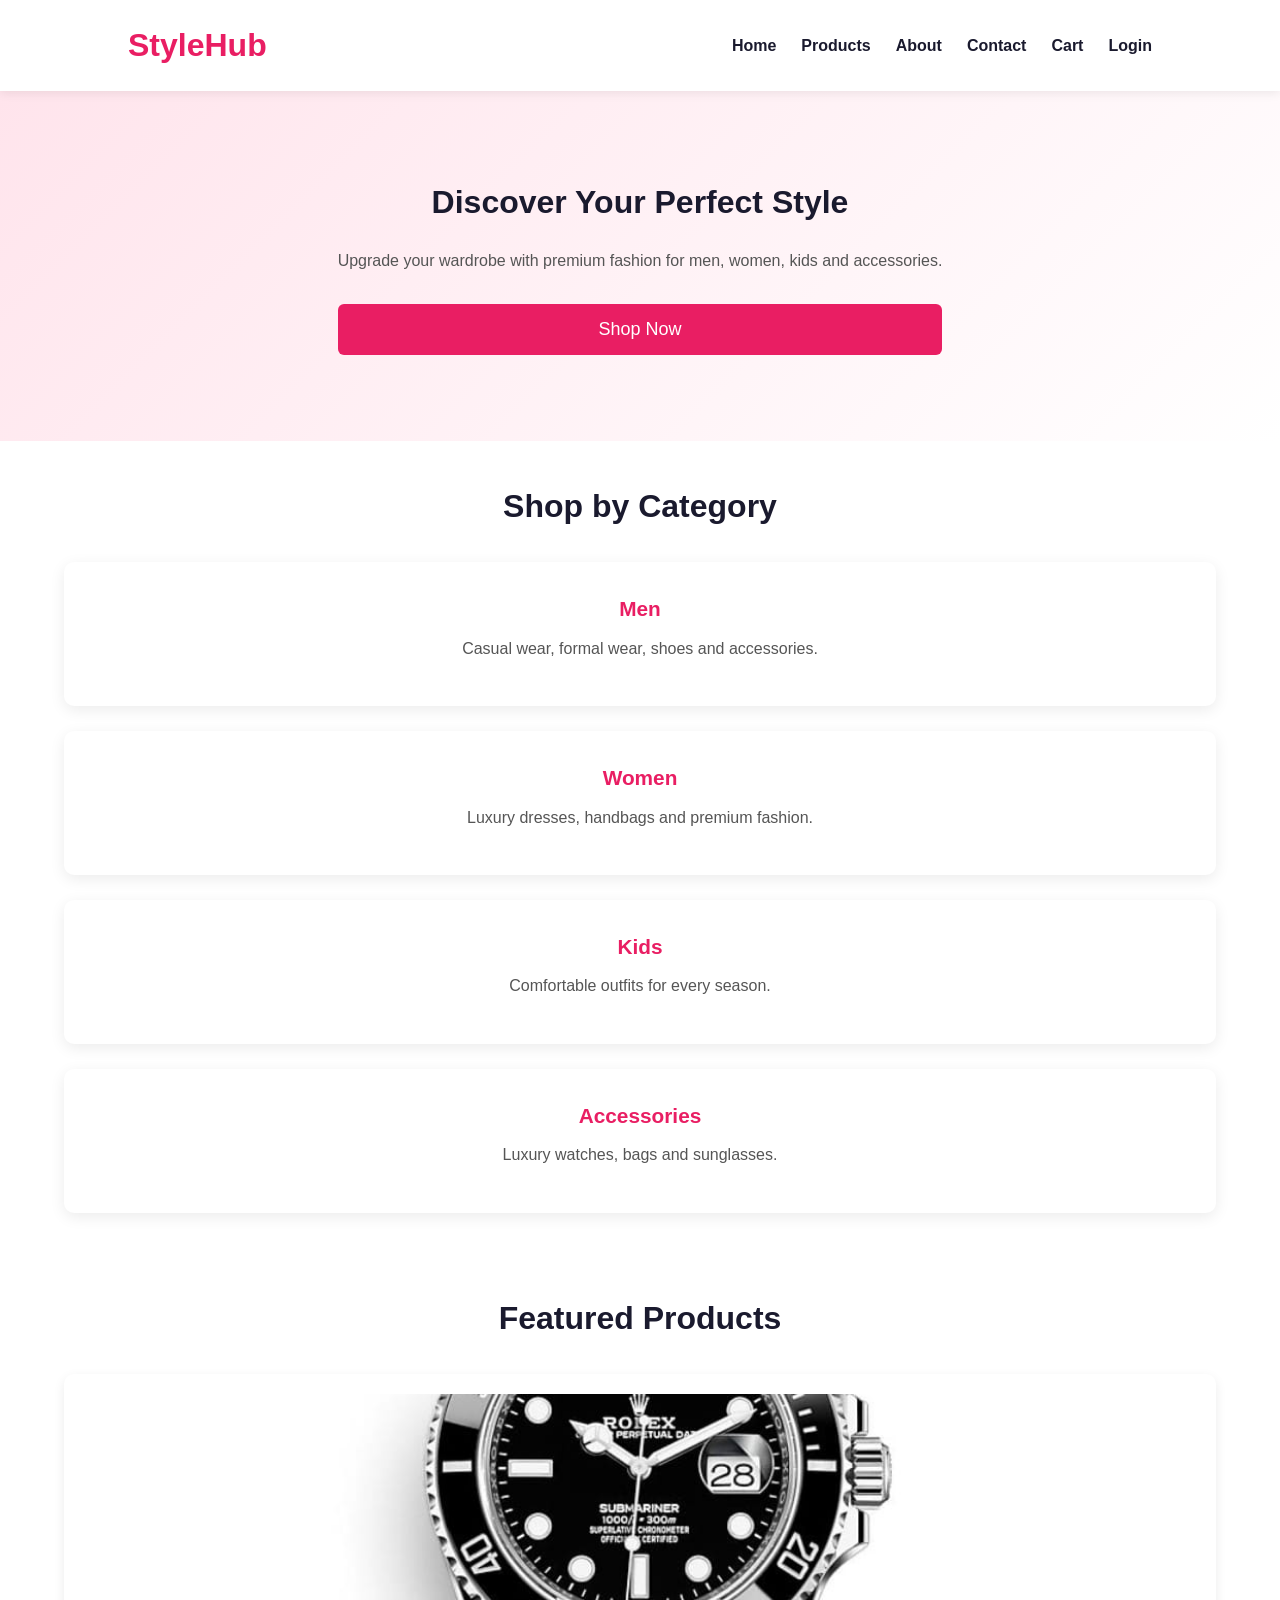
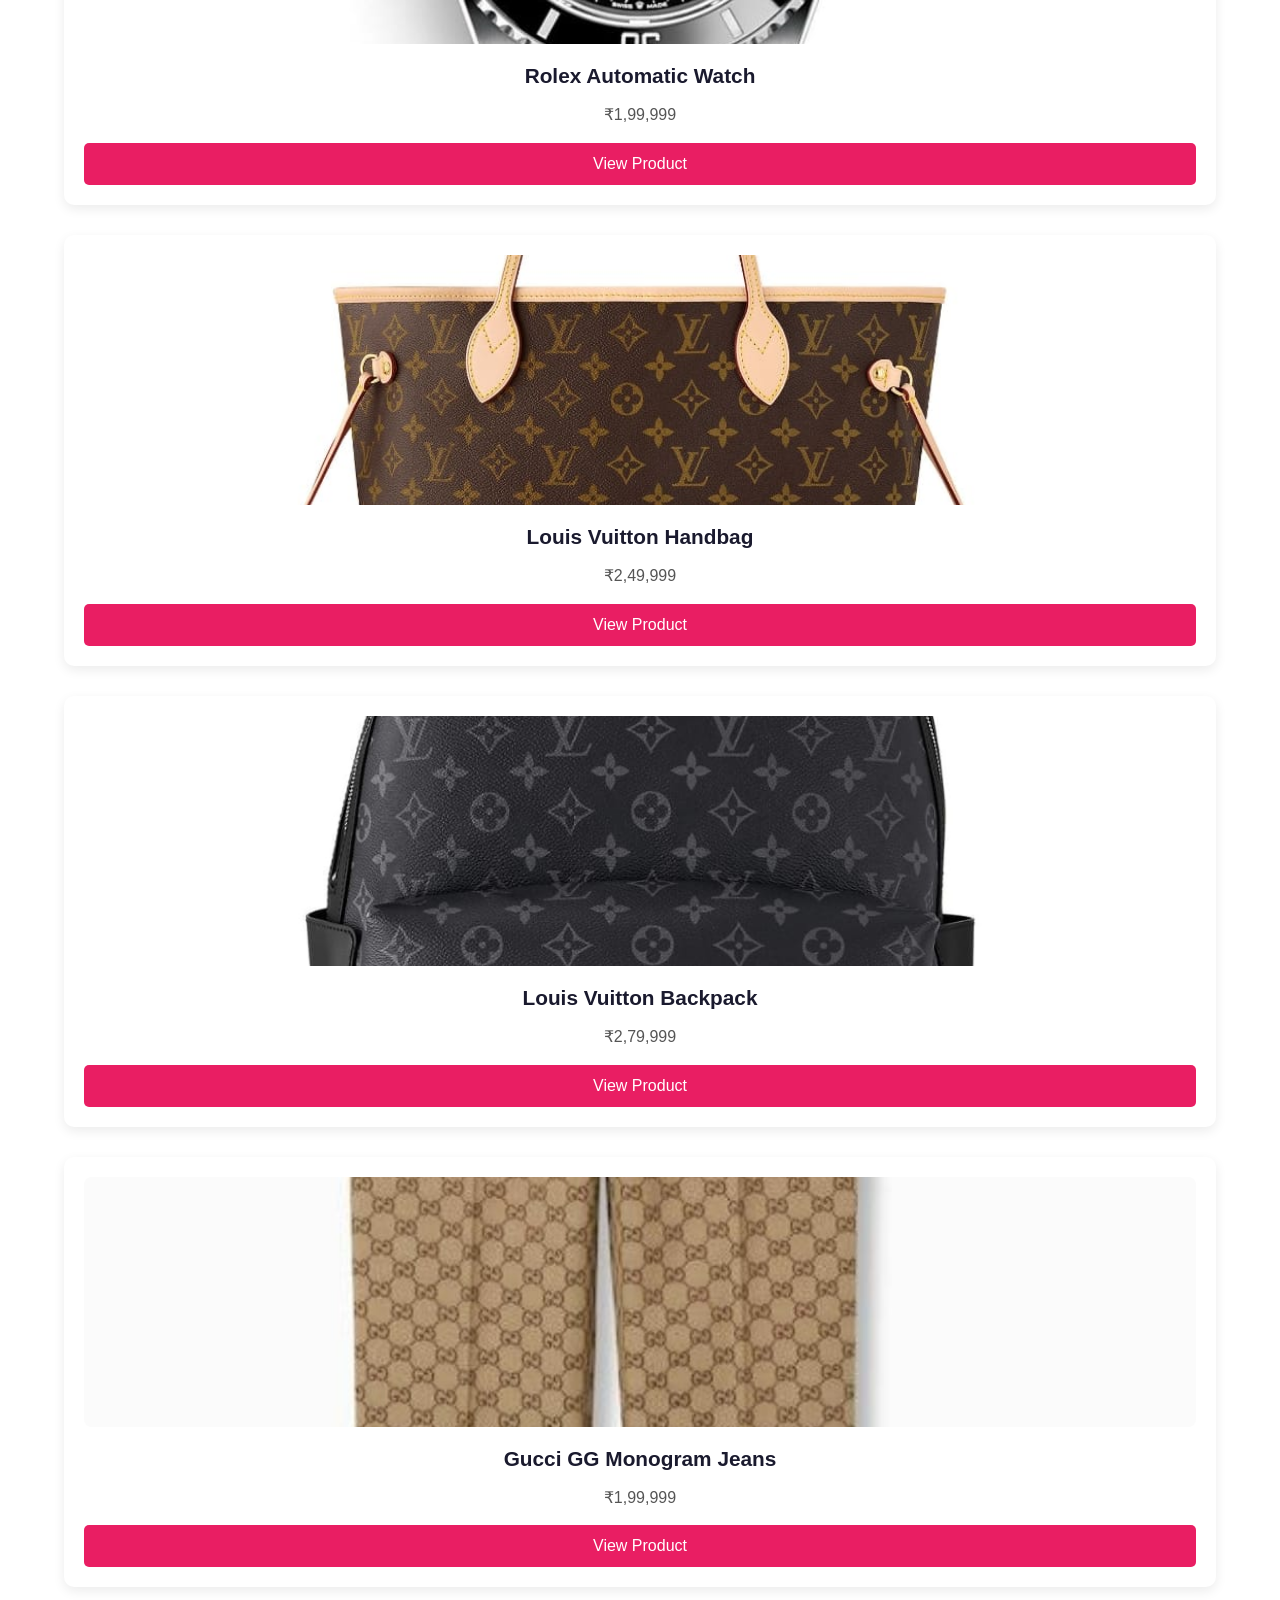
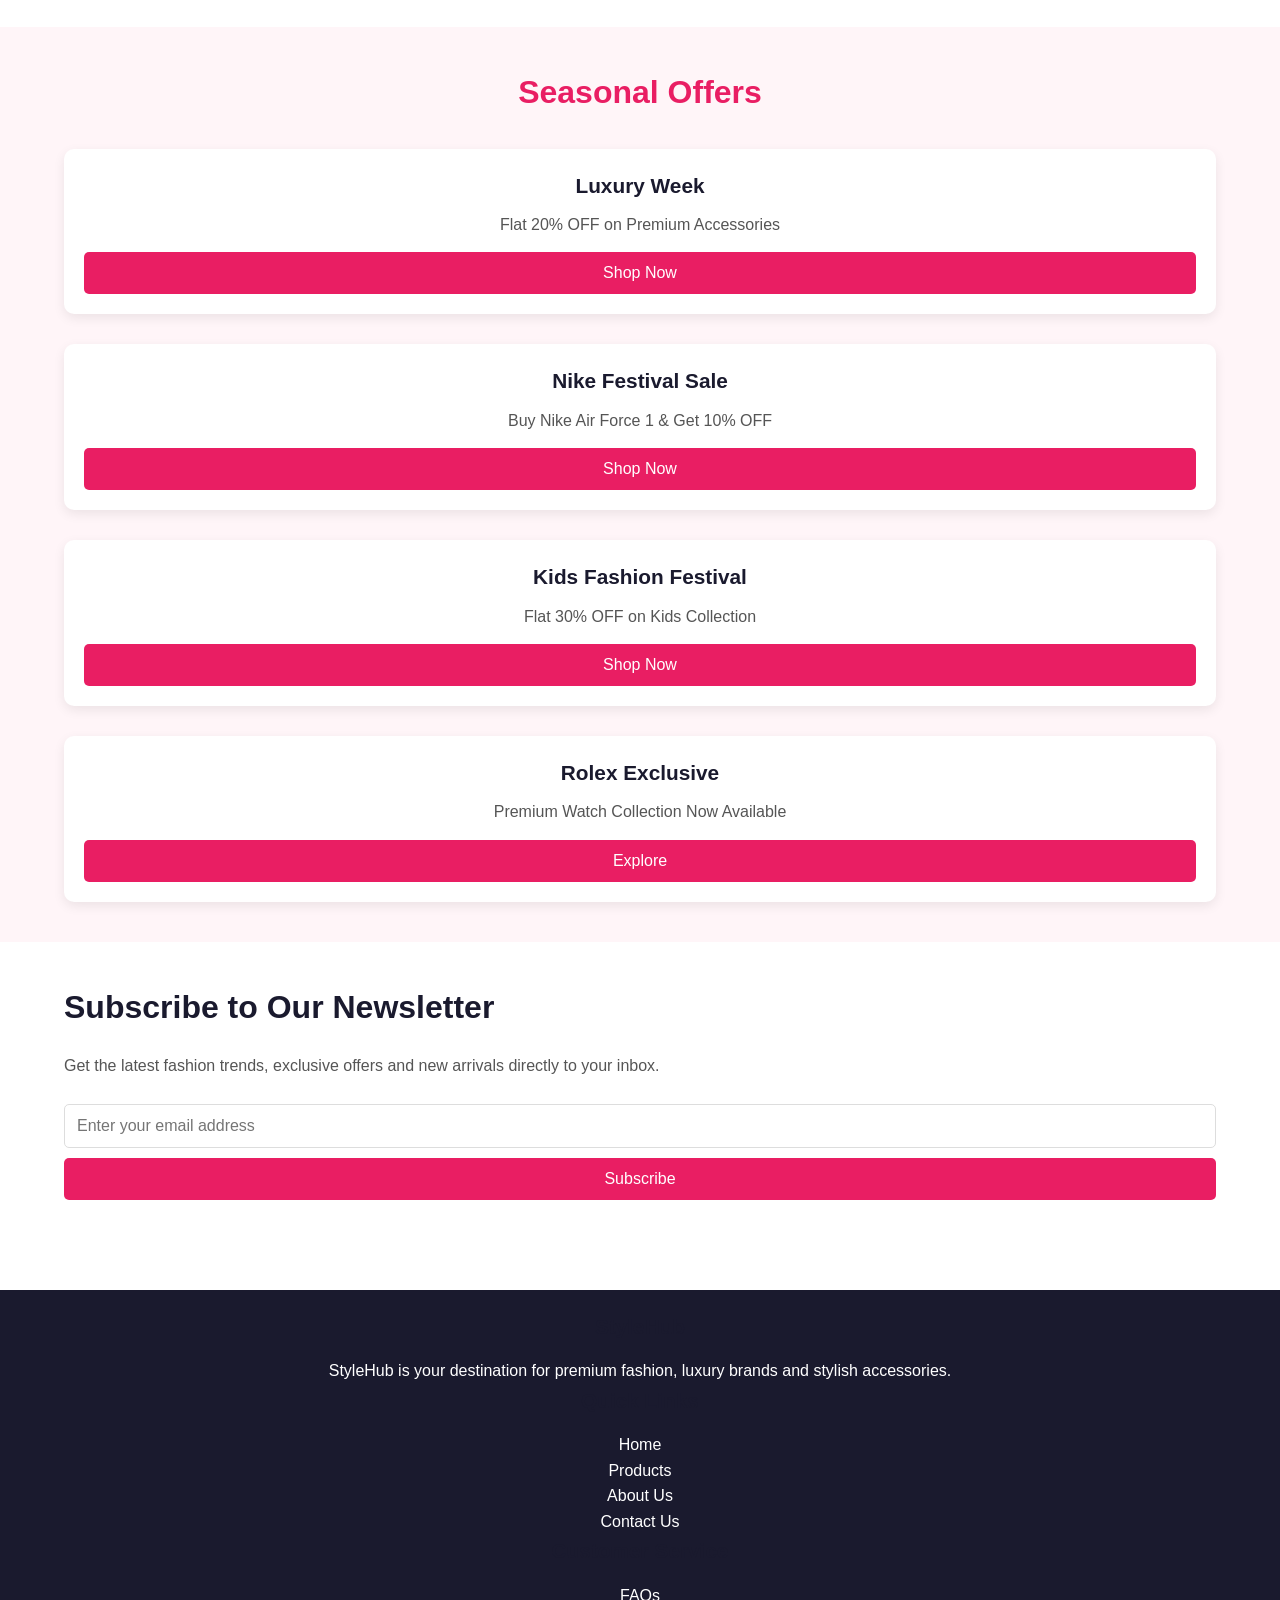
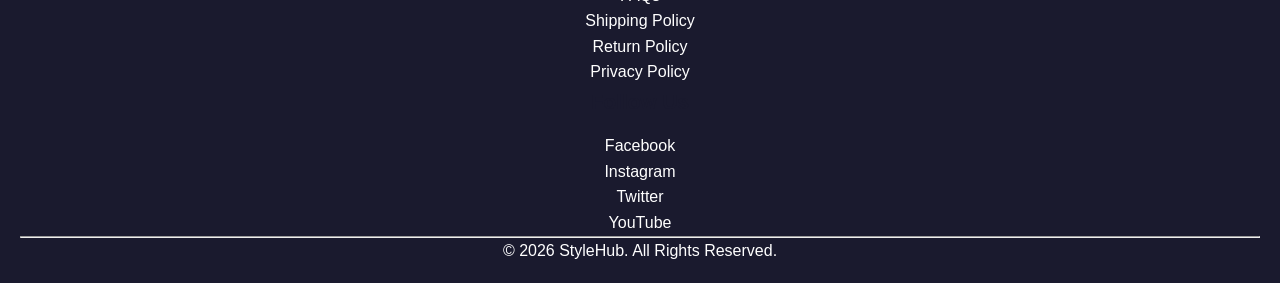
<file: index.html>
<!DOCTYPE html>
<html lang="en">

<head>

<meta charset="UTF-8">

<meta name="viewport"
content="width=device-width, initial-scale=1.0">

<title>StyleHub | Fashion & Apparel</title>

<link rel="stylesheet" href="style.css">

</head>

<body>

<header>

<div class="logo">

<h1>StyleHub</h1>

</div>

<div class="menu-toggle">

&#9776;

</div>

<nav>

<ul>

<li><a href="index.html">Home</a></li>

<li><a href="products.html">Products</a></li>

<li><a href="about.html">About</a></li>

<li><a href="contact.html">Contact</a></li>

<li><a href="account.html">Account</a></li>

<li><a href="cart.html">Cart</a></li>

<li><a href="login.html">Login</a></li>


</ul>

</nav>

</header>

<main>

<section class="hero">

<div class="hero-content">

<h2>Discover Your Perfect Style</h2>

<p>

Upgrade your wardrobe with premium fashion for men, women, kids and accessories.

</p>

<a href="products.html">

<button>

Shop Now

</button>

</a>

</div>

</section>

<section class="categories">

<h2>Shop by Category</h2>

<div class="category-container">

<a href="products.html?category=men" class="category-card">

<h3>Men</h3>

<p>

Casual wear, formal wear, shoes and accessories.

</p>

</a>

<a href="products.html?category=women" class="category-card">

<h3>Women</h3>

<p>

Luxury dresses, handbags and premium fashion.

</p>

</a>

<a href="products.html?category=kids" class="category-card">

<h3>Kids</h3>

<p>

Comfortable outfits for every season.

</p>

</a>

<a href="products.html?category=accessories" class="category-card">

<h3>Accessories</h3>

<p>

Luxury watches, bags and sunglasses.

</p>

</a>

</div>

</section>

<section class="featured-products">

<h2>Featured Products</h2>

<div class="product-container">

<div class="product-card">

<img src="images/watch.jpeg" alt="Rolex Watch">

<h3>Rolex Automatic Watch</h3>

<p>₹1,99,999</p>

<a href="product.html?product=watch">

<button>

View Product

</button>

</a>

</div>

<div class="product-card">

<img src="images/handbag.jpeg" alt="Louis Vuitton Handbag">

<h3>Louis Vuitton Handbag</h3>

<p>₹2,49,999</p>

<a href="product.html?product=handbag">

<button>

View Product

</button>

</a>

</div>

<div class="product-card">

<img src="images/backpack.jpeg" alt="Louis Vuitton Backpack">

<h3>Louis Vuitton Backpack</h3>

<p>₹2,79,999</p>

<a href="product.html?product=backpack">

<button>

View Product

</button>

</a>

</div>

<div class="product-card">

<img src="images/jeans.jpeg" alt="Gucci Jeans">

<h3>Gucci GG Monogram Jeans</h3>

<p>₹1,99,999</p>

<a href="product.html?product=jeans">

<button>

View Product

</button>

</a>

</div>

</div>

</section>

<section class="seasonal-offers">

<h2>Seasonal Offers</h2>

<div class="product-container">

<div class="product-card">

<h3>Luxury Week</h3>

<p>

Flat 20% OFF on Premium Accessories

</p>

<a href="products.html?category=accessories"><button>

Shop Now

</button>

</a>

</div>

<div class="product-card">

<h3>Nike Festival Sale</h3>

<p>

Buy Nike Air Force 1 & Get 10% OFF

</p>

<a href="product.html?product=sneakers">

<button>

Shop Now

</button>

</a>

</div>

<div class="product-card">

<h3>Kids Fashion Festival</h3>

<p>
Flat 30% OFF on Kids Collection
</p>

<a href="products.html?category=kids">
    <button>Shop Now</button>
</a>

</div>

<div class="product-card">

<h3>Rolex Exclusive</h3>

<p>

Premium Watch Collection Now Available

</p>

<a href="product.html?product=watch">

<button>

Explore

</button>

</a>

</div>

</div>

</section>

<!-- Newsletter -->

<section class="newsletter">

<h2>Subscribe to Our Newsletter</h2>

<p>

Get the latest fashion trends, exclusive offers and new arrivals directly to your inbox.

</p>

<form>

<input
type="email"
placeholder="Enter your email address"
required>

<button type="submit">

Subscribe

</button>

</form>

</section>

</main>

<footer>

<div class="footer-container">

<div class="footer-section">

<h3>StyleHub</h3>

<p>

StyleHub is your destination for premium fashion, luxury brands and stylish accessories.

</p>

</div>

<div class="footer-section">

<h3>Quick Links</h3>

<ul>

<li><a href="index.html">Home</a></li>

<li><a href="products.html">Products</a></li>

<li><a href="about.html">About Us</a></li>

<li><a href="contact.html">Contact Us</a></li>

</ul>

</div>

<div class="footer-section">

<h3>Customer Service</h3>

<ul>

<li><a href="#">FAQs</a></li>

<li><a href="#">Shipping Policy</a></li>

<li><a href="#">Return Policy</a></li>

<li><a href="#">Privacy Policy</a></li>

</ul>

</div>

<div class="footer-section">

<h3>Follow Us</h3>

<ul>

<li><a href="#">Facebook</a></li>

<li><a href="#">Instagram</a></li>

<li><a href="#">Twitter</a></li>

<li><a href="#">YouTube</a></li>

</ul>

</div>

</div>

<hr>

<p class="copyright">

&copy; 2026 StyleHub. All Rights Reserved.

</p>

</footer>

<script src="script.js"></script>

</body>

</html>
</file>
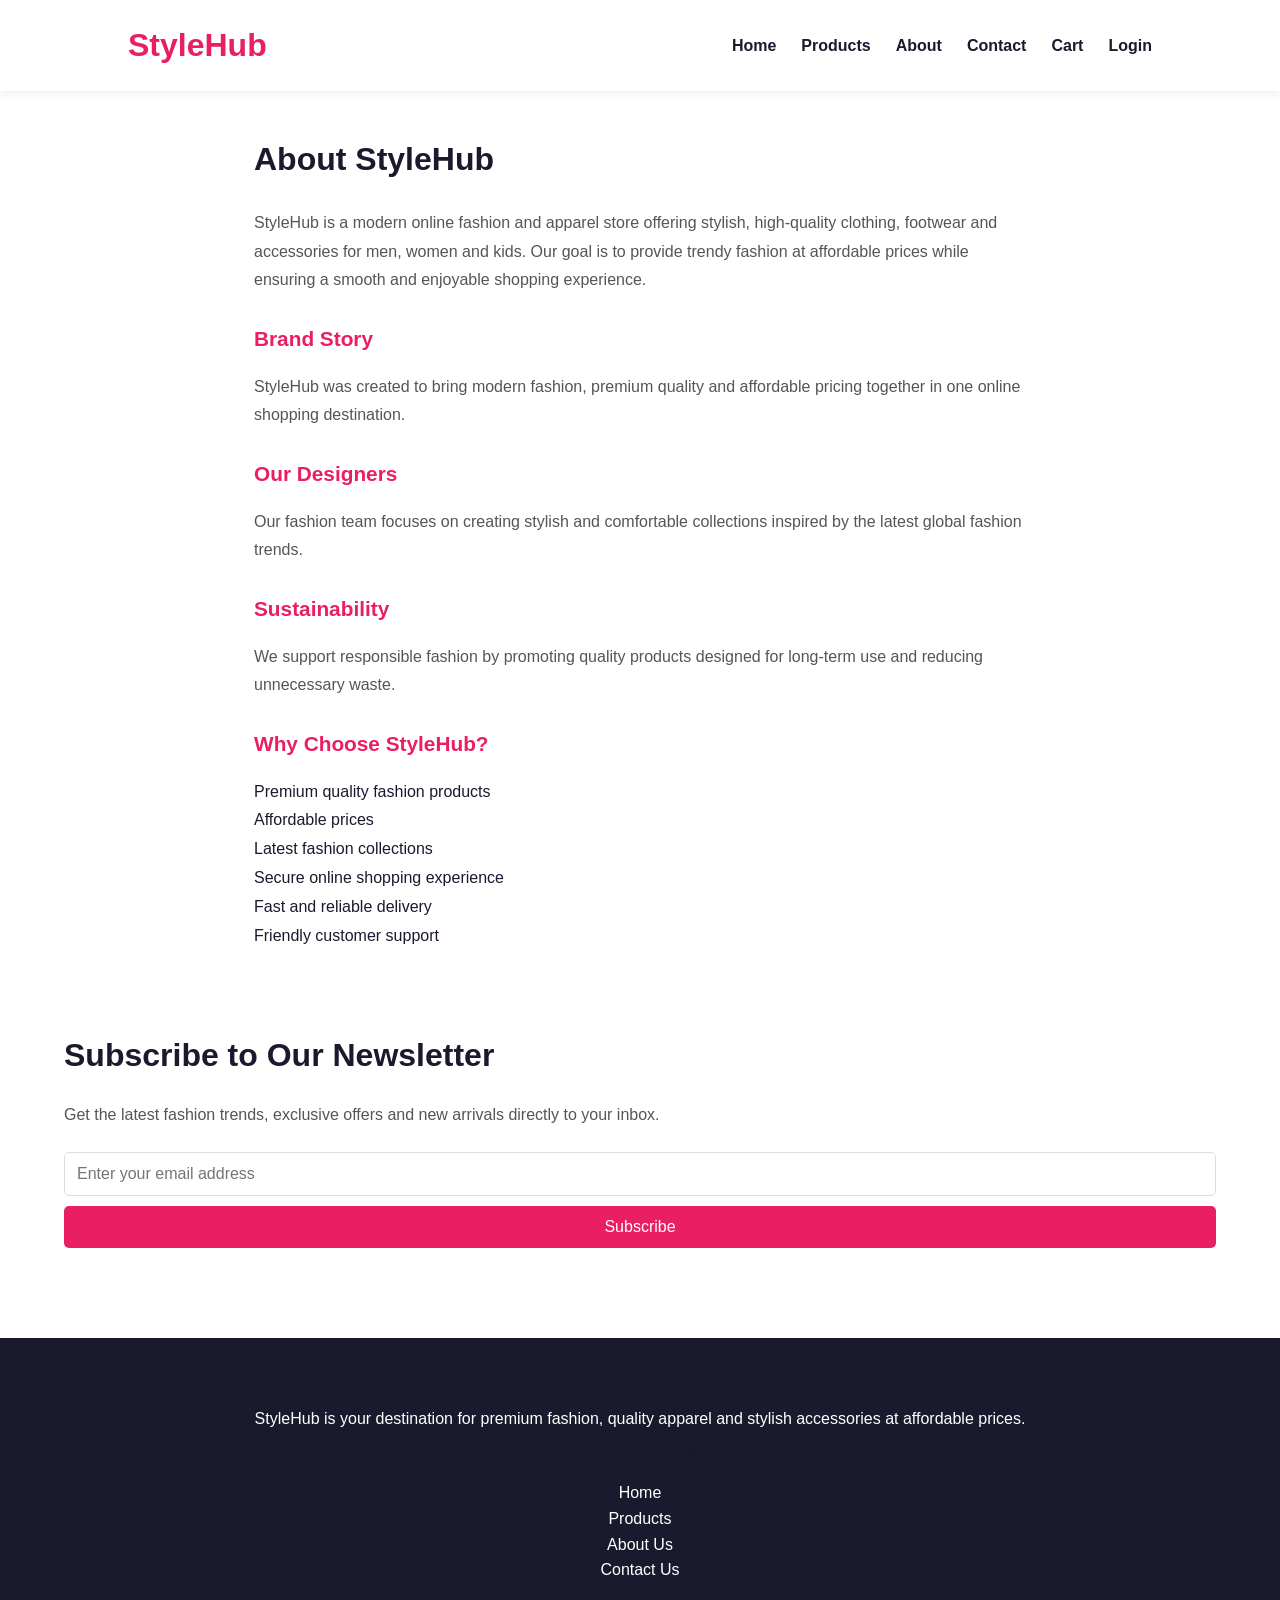
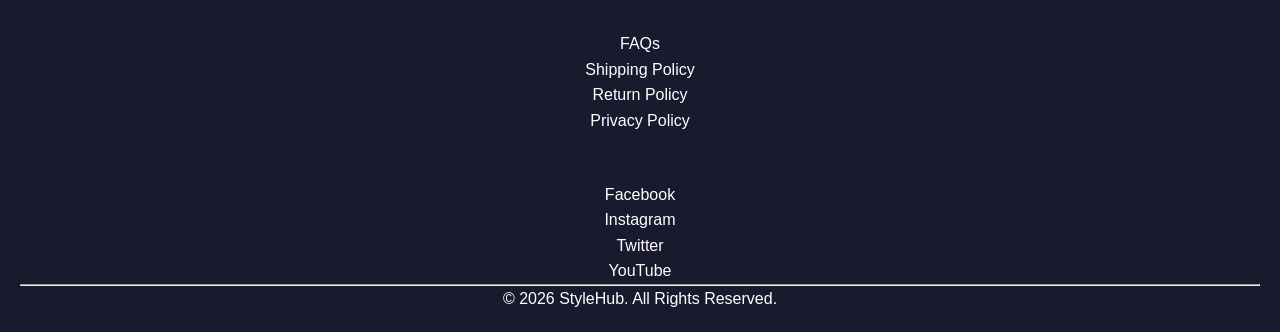
<file: about.html>
<!DOCTYPE html>
<html lang="en">
<head>
    <meta charset="UTF-8">
    <meta name="viewport" content="width=device-width, initial-scale=1.0">
    <title>About Us | StyleHub</title>
    <link rel="stylesheet" href="style.css">
</head>

<body>

<header>

    <div class="logo">
        <h1>StyleHub</h1>
    </div>

    <div class="menu-toggle">

&#9776;

</div>

<nav>

<ul>

<li><a href="index.html">Home</a></li>

<li><a href="products.html">Products</a></li>

<li><a href="about.html">About</a></li>

<li><a href="contact.html">Contact</a></li>

<li><a href="account.html">Account</a></li>

<li><a href="cart.html">Cart</a></li>

<li><a href="login.html">Login</a></li>

</ul>

</nav>

</header>

<main>

<section class="about">

<h2>About StyleHub</h2>

<p>
StyleHub is a modern online fashion and apparel store offering stylish,
high-quality clothing, footwear and accessories for men, women and kids.
Our goal is to provide trendy fashion at affordable prices while ensuring
a smooth and enjoyable shopping experience.
</p>

<h3>Brand Story</h3>

<p>
StyleHub was created to bring modern fashion, premium quality and
affordable pricing together in one online shopping destination.
</p>

<h3>Our Designers</h3>

<p>
Our fashion team focuses on creating stylish and comfortable collections
inspired by the latest global fashion trends.
</p>

<h3>Sustainability</h3>

<p>
We support responsible fashion by promoting quality products designed
for long-term use and reducing unnecessary waste.
</p>

<h3>Why Choose StyleHub?</h3>

<ul>

<li>Premium quality fashion products</li>

<li>Affordable prices</li>

<li>Latest fashion collections</li>

<li>Secure online shopping experience</li>

<li>Fast and reliable delivery</li>

<li>Friendly customer support</li>

</ul>

</section>
<section class="newsletter">

<h2>Subscribe to Our Newsletter</h2>

<p>
Get the latest fashion trends, exclusive offers and new arrivals directly to your inbox.
</p>

<form>

<input
type="email"
placeholder="Enter your email address"
required>

<button type="submit">
Subscribe
</button>

</form>

</section>

</main>

<footer>

<div class="footer-section">

<h3>StyleHub</h3>

<p>
StyleHub is your destination for premium fashion, quality apparel and stylish accessories at affordable prices.
</p>

</div>

<div class="footer-section">

<h3>Quick Links</h3>

<ul>
<li><a href="index.html">Home</a></li>
<li><a href="products.html">Products</a></li>
<li><a href="about.html">About Us</a></li>
<li><a href="contact.html">Contact Us</a></li>
</ul>

</div>

<div class="footer-section">

<h3>Customer Service</h3>

<ul>
<li><a href="#">FAQs</a></li>
<li><a href="#">Shipping Policy</a></li>
<li><a href="#">Return Policy</a></li>
<li><a href="#">Privacy Policy</a></li>
</ul>

</div>

<div class="footer-section">

<h3>Follow Us</h3>

<ul>
<li><a href="#">Facebook</a></li>
<li><a href="#">Instagram</a></li>
<li><a href="#">Twitter</a></li>
<li><a href="#">YouTube</a></li>
</ul>

</div>

<hr>

<p class="copyright">
&copy; 2026 StyleHub. All Rights Reserved.
</p>

</footer>

<script src="script.js"></script>

</body>
</html>
</file>
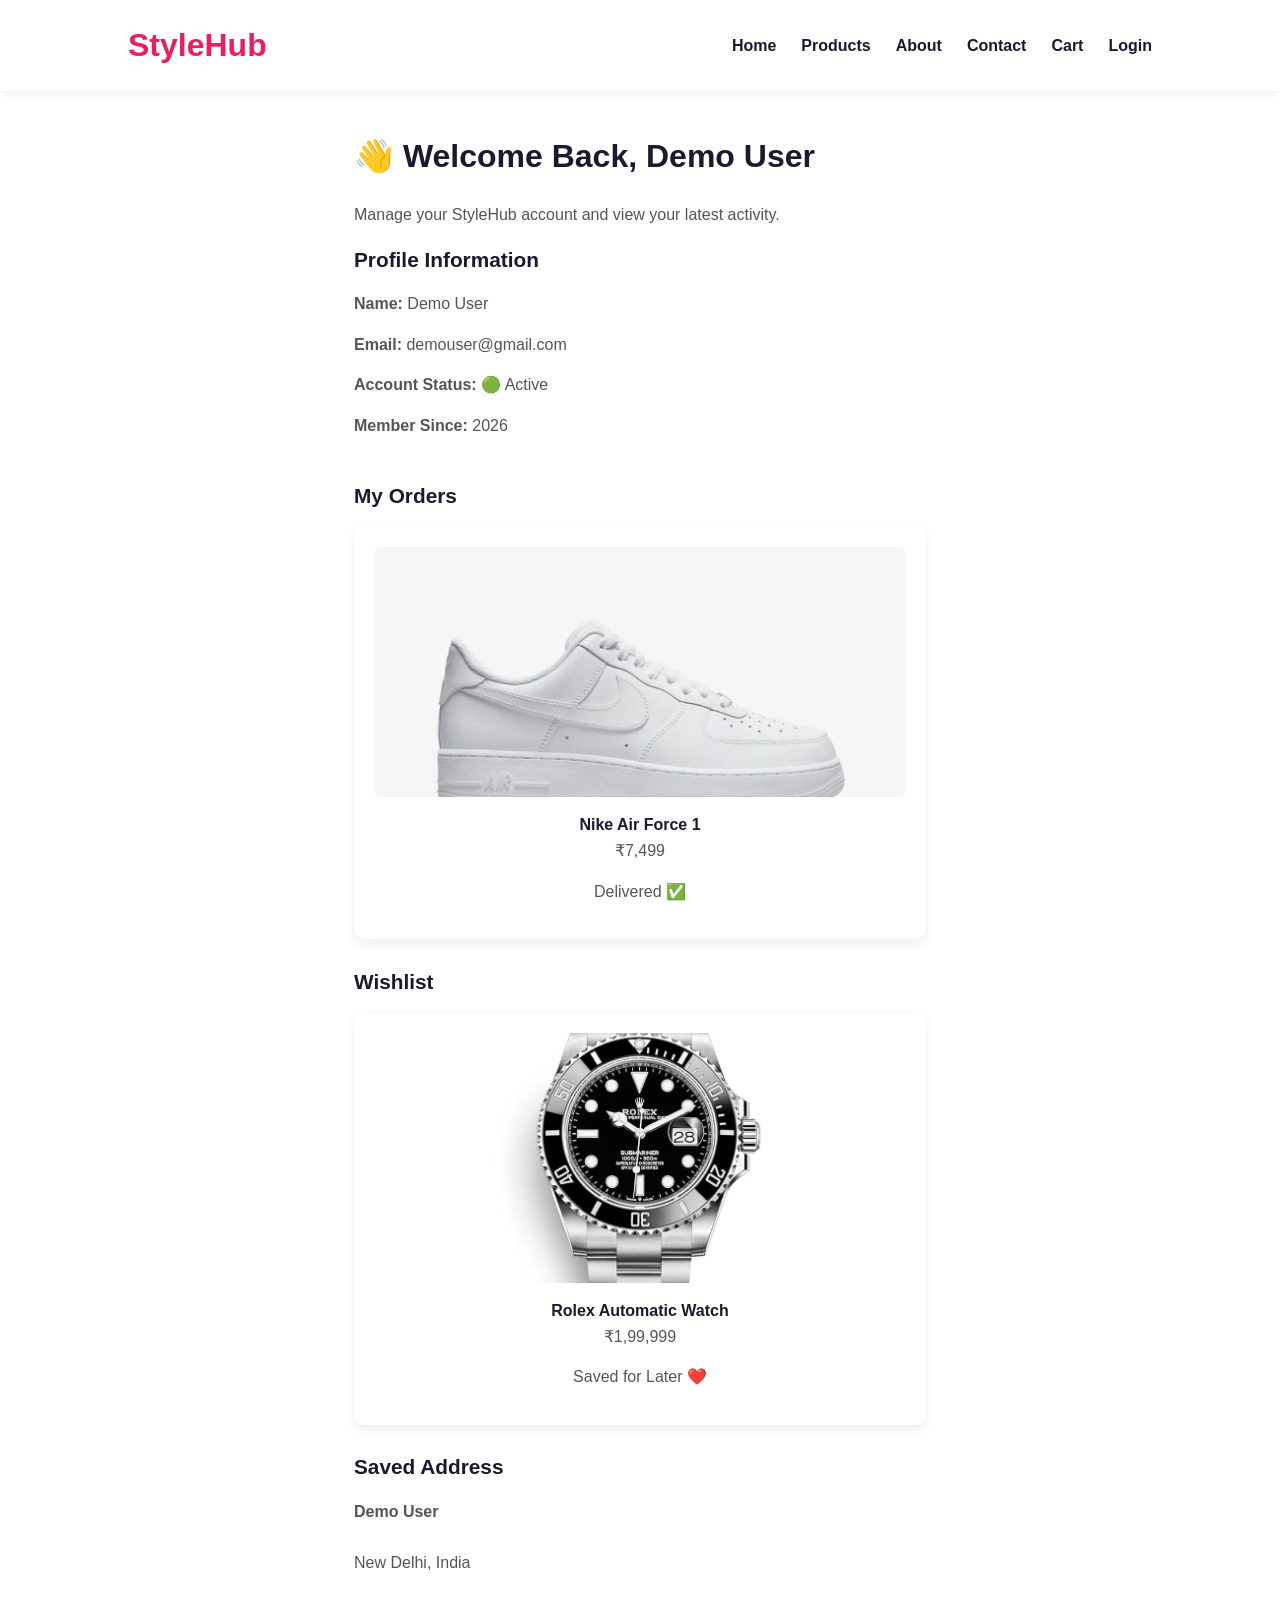
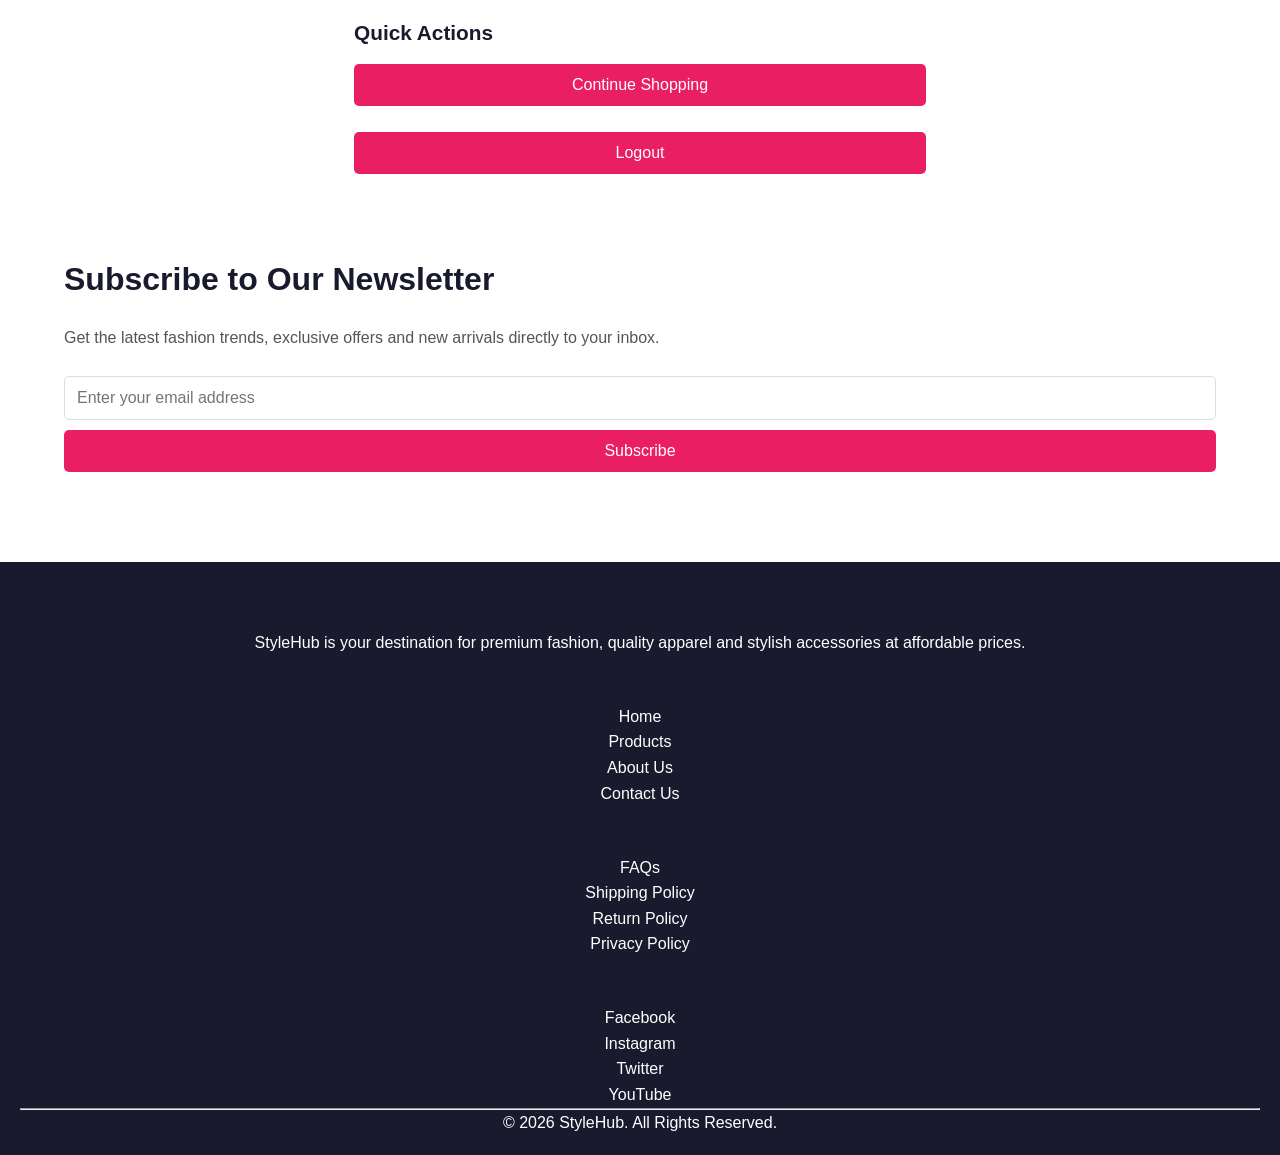
<file: account.html>
<!DOCTYPE html>
<html lang="en">

<head>

<meta charset="UTF-8">

<meta name="viewport"
content="width=device-width, initial-scale=1.0">

<title>My Account | StyleHub</title>

<link rel="stylesheet"
href="style.css">

</head>

<body>

<header>

<div class="logo">

<h1>StyleHub</h1>

</div>

<div class="menu-toggle">

&#9776;

</div>

<nav>

<ul>

<li><a href="index.html">Home</a></li>

<li><a href="products.html">Products</a></li>

<li><a href="about.html">About</a></li>

<li><a href="contact.html">Contact</a></li>

<li><a href="account.html" class="active">Account</a></li>

<li><a href="cart.html">Cart</a></li>

<li><a href="login.html">Login</a></li>

</ul>

</nav>

</header>

<main>

<section class="account">

<h2>👋 Welcome Back, Demo User</h2>

<p>

Manage your StyleHub account and view your latest activity.

</p>

<div class="account-card">

<h3>Profile Information</h3>

<p><strong>Name:</strong> Demo User</p>

<p><strong>Email:</strong> demouser@gmail.com</p>

<p><strong>Account Status:</strong> 🟢 Active</p>

<p><strong>Member Since:</strong> 2026</p>

</div>

<br>

<div class="account-card">

<h3>My Orders</h3>

<div class="product-card">

<img
src="images/sneakers.jpeg"
alt="Nike Air Force 1">

<h4>Nike Air Force 1</h4>

<p>₹7,499</p>

<p>Delivered ✅</p>

</div>

</div>

<br>

<div class="account-card">

<h3>Wishlist</h3>

<div class="product-card">

<img
src="images/watch.jpeg"
alt="Rolex Automatic Watch">

<h4>Rolex Automatic Watch</h4>

<p>₹1,99,999</p>

<p>Saved for Later ❤️</p>

</div>

</div>

<br>

<div class="account-card">

<h3>Saved Address</h3>

<p>

<strong>Demo User</strong>

<br><br>

New Delhi,

India

</p>

</div>

<br>

<div class="account-card">

<h3>Quick Actions</h3>

<button onclick="window.location.href='products.html'">

Continue Shopping

</button>

<br><br>

<button onclick="logout()">

Logout

</button>

</div>

</section>

<section class="newsletter">

<h2>Subscribe to Our Newsletter</h2>

<p>

Get the latest fashion trends, exclusive offers and new arrivals directly to your inbox.

</p>

<form>

<input
type="email"
placeholder="Enter your email address"
required>

<button type="submit">

Subscribe

</button>

</form>

</section>

</main>

<footer>

<div class="footer-container">

<div class="footer-section">

<h3>StyleHub</h3>

<p>

StyleHub is your destination for premium fashion, quality apparel and stylish accessories at affordable prices.

</p>

</div>

<div class="footer-section">

<h3>Quick Links</h3>

<ul>

<li><a href="index.html">Home</a></li>

<li><a href="products.html">Products</a></li>

<li><a href="about.html">About Us</a></li>

<li><a href="contact.html">Contact Us</a></li>

</ul>

</div>

<div class="footer-section">

<h3>Customer Service</h3>

<ul>

<li><a href="#">FAQs</a></li>

<li><a href="#">Shipping Policy</a></li>

<li><a href="#">Return Policy</a></li>

<li><a href="#">Privacy Policy</a></li>

</ul>

</div>

<div class="footer-section">

<h3>Follow Us</h3>

<ul>

<li><a href="#">Facebook</a></li>

<li><a href="#">Instagram</a></li>

<li><a href="#">Twitter</a></li>

<li><a href="#">YouTube</a></li>

</ul>

</div>

</div>

<hr>

<p class="copyright">

&copy; 2026 StyleHub. All Rights Reserved.

</p>

</footer>

<script src="script.js"></script>

<script>

function logout(){

localStorage.removeItem("loggedIn");

localStorage.removeItem("userEmail");

alert("Logged out successfully!");

window.location.href="login.html";

}

</script>

</body>

</html>
</file>
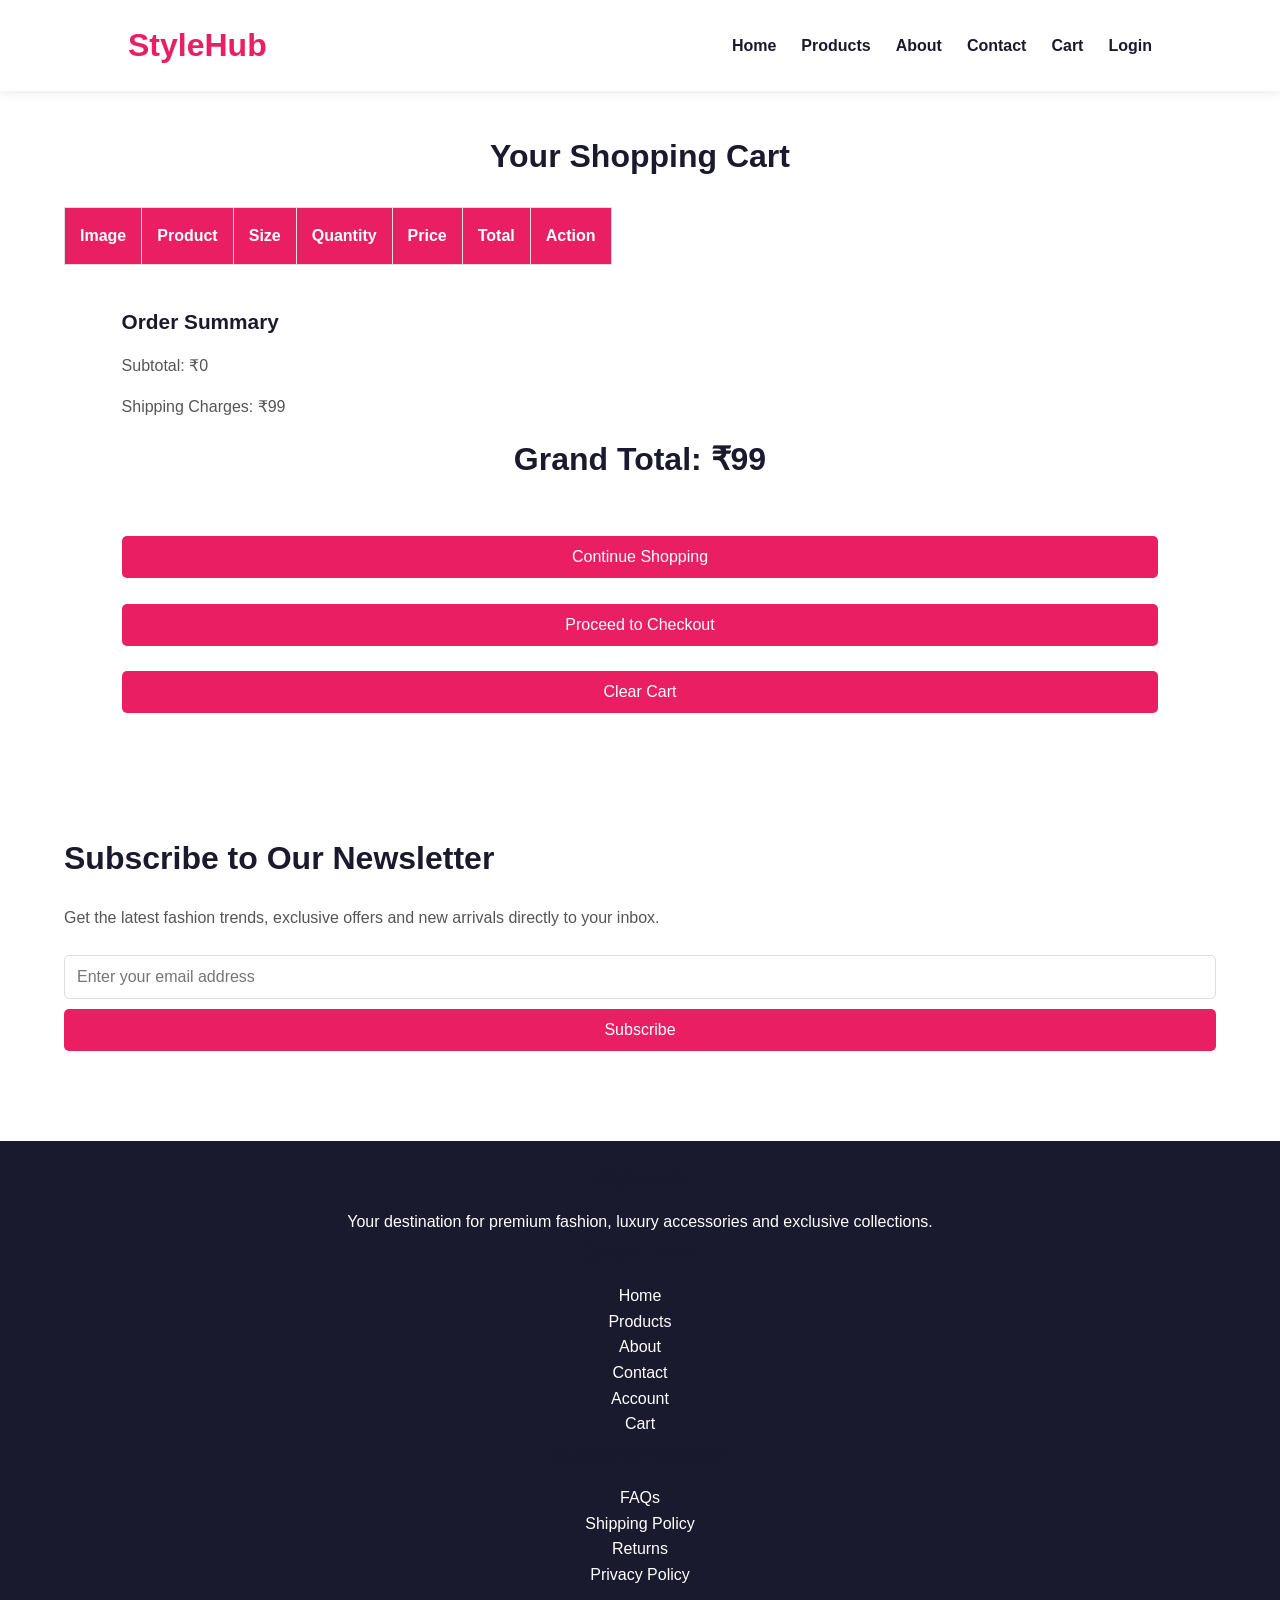
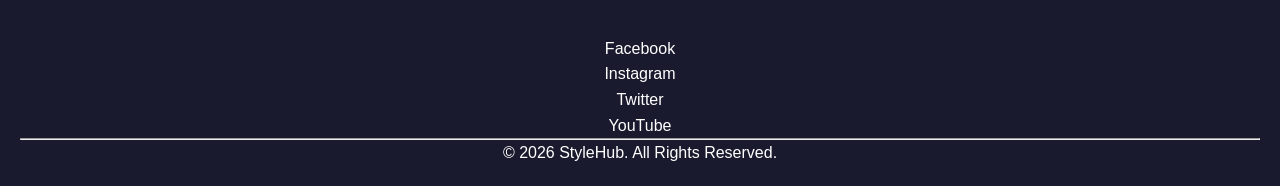
<file: cart.html>
<!DOCTYPE html>
<html lang="en">

<head>

<meta charset="UTF-8">

<meta name="viewport" content="width=device-width, initial-scale=1.0">

<title>Shopping Cart | StyleHub</title>

<link rel="stylesheet" href="style.css">

</head>

<body>

<header>

<div class="logo">

<h1>StyleHub</h1>

</div>

<div class="menu-toggle">

&#9776;

</div>

<nav>

<ul>

<li><a href="index.html">Home</a></li>

<li><a href="products.html">Products</a></li>

<li><a href="about.html">About</a></li>

<li><a href="contact.html">Contact</a></li>

<li><a href="account.html">Account</a></li>

<li><a href="cart.html" class="active">Cart</a></li>

<li><a href="login.html">Login</a></li>



</ul>

</nav>

</header>

<main>

<section class="cart">

<h2>Your Shopping Cart</h2>

<table>

<thead>

<tr>

<th>Image</th>

<th>Product</th>

<th>Size</th>

<th>Quantity</th>

<th>Price</th>

<th>Total</th>

<th>Action</th>

</tr>

</thead>

<tbody id="cart-items">

</tbody>

</table>

<section class="cart-summary">

<h3>Order Summary</h3>

<p>

Subtotal:

<span id="total-price">

₹0

</span>

</p>

<p>

Shipping Charges:

₹99

</p>

<h2>

Grand Total:

<span id="grand-total">

₹99

</span>

</h2>

<br>

<a href="products.html">

<button type="button">

Continue Shopping

</button>

</a>

<br><br>

<a href="checkout.html">

<button type="button">

Proceed to Checkout

</button>

</a>

<br><br>

<button

type="button"

onclick="clearCart()">

Clear Cart

</button>

</section>

</section>

<section class="newsletter">

<h2>Subscribe to Our Newsletter</h2>

<p>

Get the latest fashion trends, exclusive offers and new arrivals directly to your inbox.

</p>

<form>

<input
type="email"
placeholder="Enter your email address"
required>

<button type="submit">

Subscribe

</button>

</form>

</section>

</main>

<footer>

<div class="footer-container">

<div class="footer-section">

<h3>StyleHub</h3>

<p>

Your destination for premium fashion, luxury accessories and exclusive collections.

</p>

</div>

<div class="footer-section">

<h3>Quick Links</h3>

<ul>

<li><a href="index.html">Home</a></li>

<li><a href="products.html">Products</a></li>

<li><a href="about.html">About</a></li>

<li><a href="contact.html">Contact</a></li>

<li><a href="account.html">Account</a></li>

<li><a href="cart.html">Cart</a></li>

</ul>

</div>

<div class="footer-section">

<h3>Customer Support</h3>

<ul>

<li><a href="#">FAQs</a></li>

<li><a href="#">Shipping Policy</a></li>

<li><a href="#">Returns</a></li>

<li><a href="#">Privacy Policy</a></li>

</ul>

</div>

<div class="footer-section">

<h3>Follow Us</h3>

<ul>

<li><a href="#">Facebook</a></li>

<li><a href="#">Instagram</a></li>

<li><a href="#">Twitter</a></li>

<li><a href="#">YouTube</a></li>

</ul>

</div>

</div>

<hr>

<p class="copyright">

© 2026 StyleHub. All Rights Reserved.

</p>

</footer>

<script src="script.js"></script>

</body>

</html>
</file>
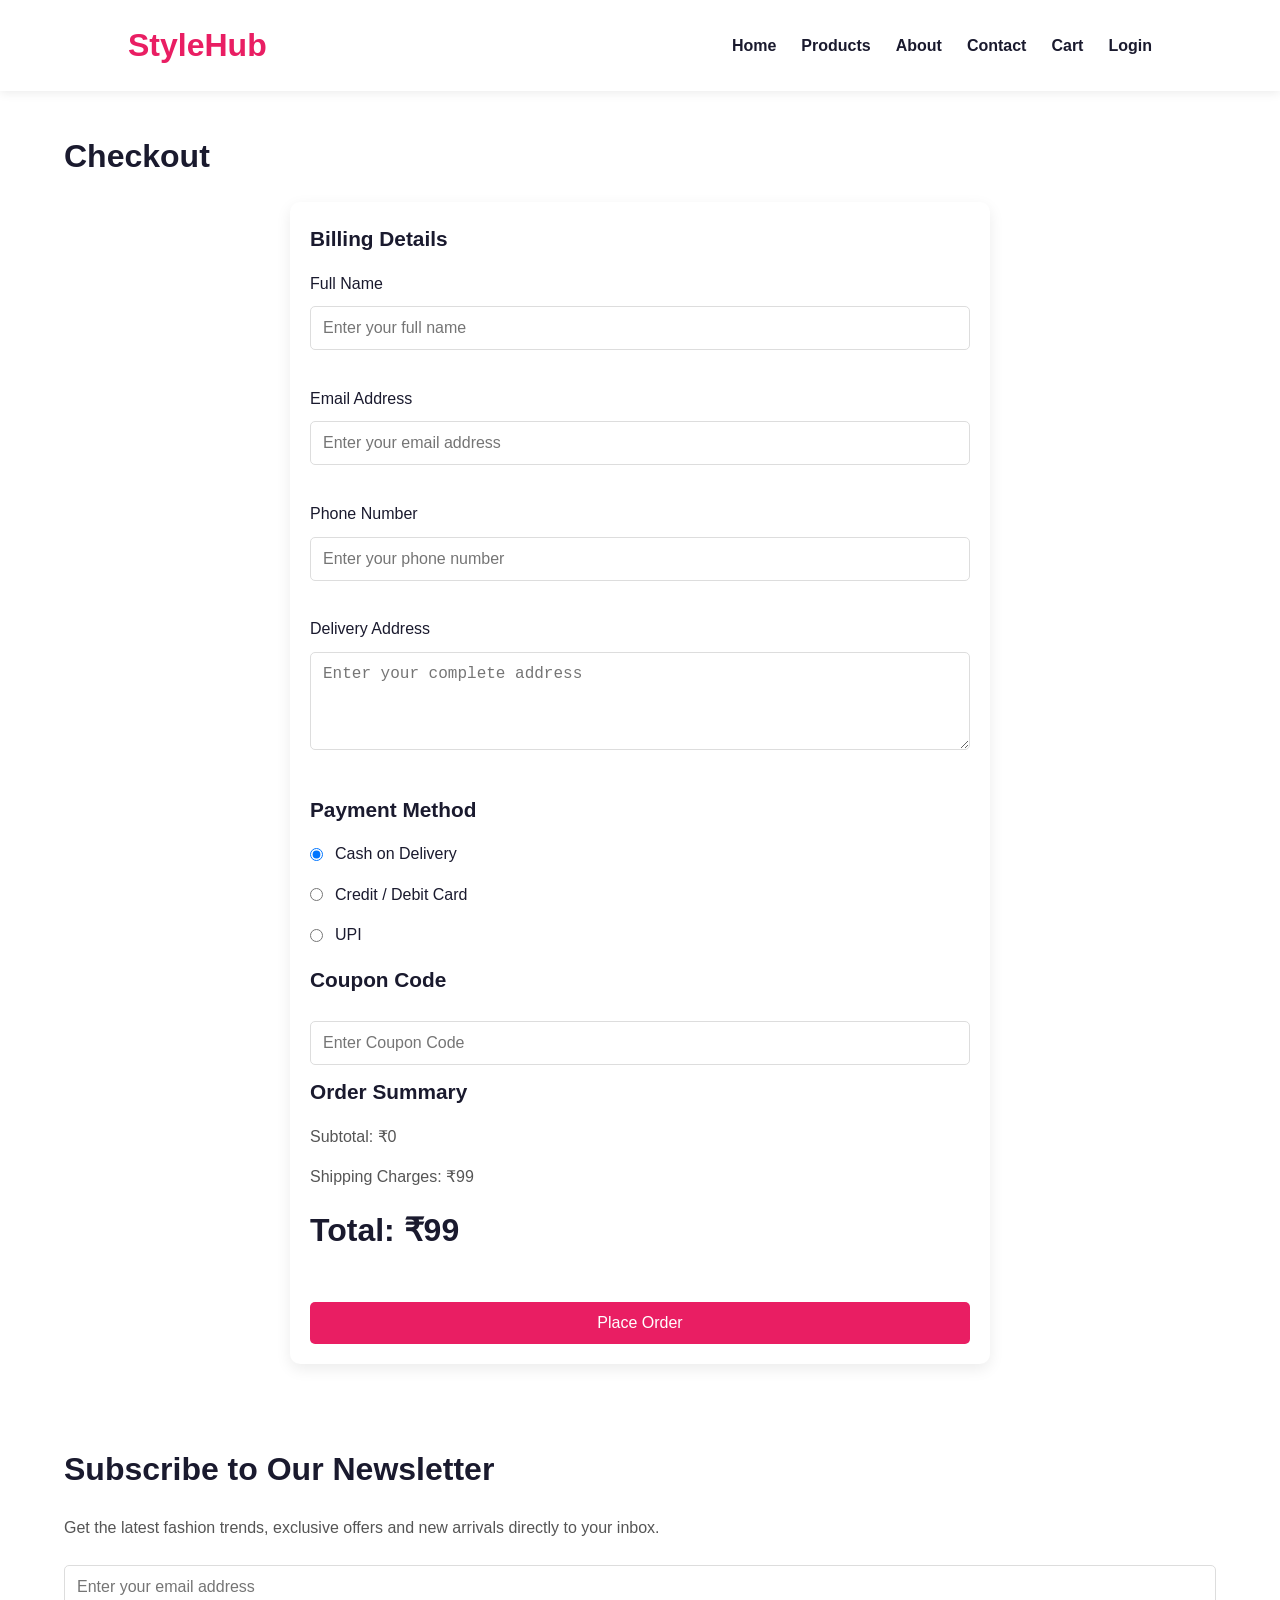
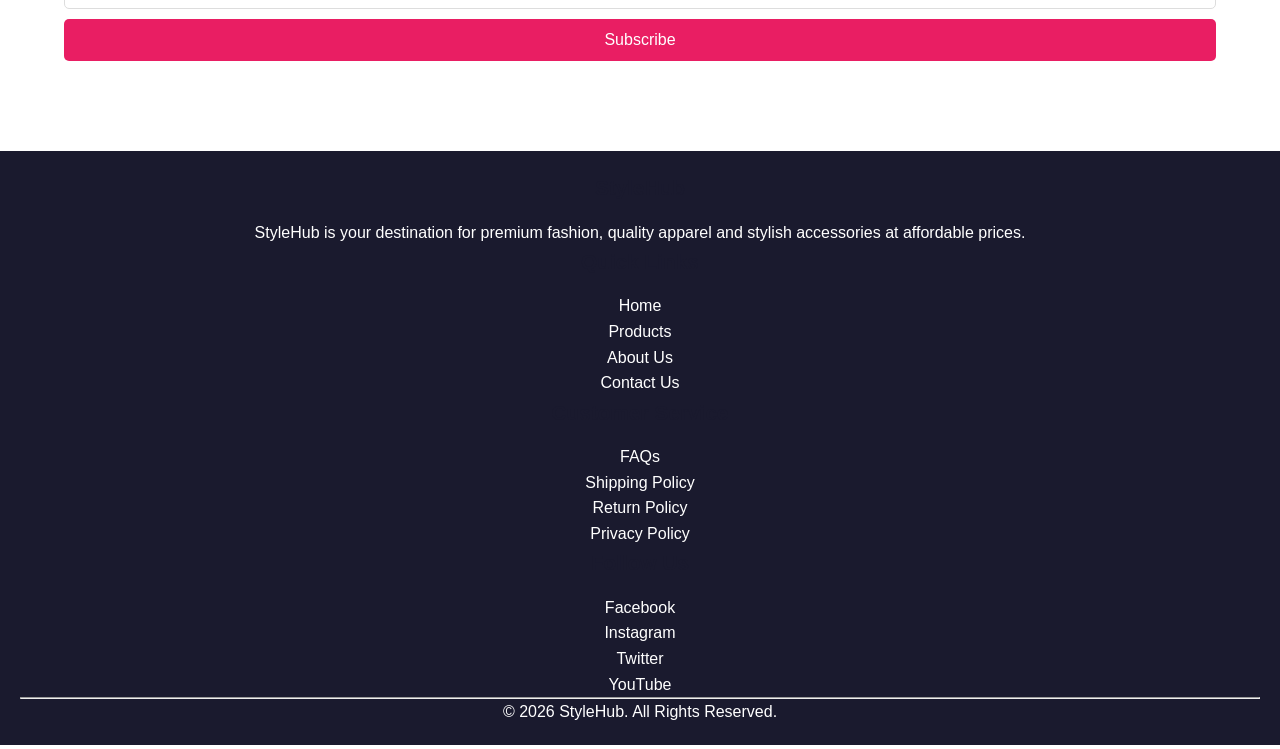
<file: checkout.html>
<!DOCTYPE html>
<html lang="en">
<head>
    <meta charset="UTF-8">
    <meta name="viewport" content="width=device-width, initial-scale=1.0">
    <title>Checkout | StyleHub</title>
    <link rel="stylesheet" href="style.css">
</head>

<body>

<header>

    <div class="logo">
        <h1>StyleHub</h1>
    </div>

   <div class="menu-toggle">

&#9776;

</div>

<nav>

<ul>

<li><a href="index.html">Home</a></li>

<li><a href="products.html">Products</a></li>

<li><a href="about.html">About</a></li>

<li><a href="contact.html">Contact</a></li>

<li><a href="account.html">Account</a></li>

<li><a href="cart.html">Cart</a></li>

<li><a href="login.html">Login</a></li>

</ul>

</nav>

</header>

<main>

<section class="checkout">

<h2>Checkout</h2>

<form>

<h3>Billing Details</h3>

<label for="fullname">Full Name</label><br>
<input type="text" id="fullname" placeholder="Enter your full name" required><br><br>

<label for="email">Email Address</label><br>
<input type="email" id="email" placeholder="Enter your email address" required><br><br>

<label for="phone">Phone Number</label><br>
<input type="tel" id="phone" placeholder="Enter your phone number" required><br><br>

<label for="address">Delivery Address</label><br>
<textarea id="address" rows="4" placeholder="Enter your complete address" required></textarea><br><br>

<h3>Payment Method</h3>

<div class="payment-option">
    <input type="radio" id="cod" name="payment" checked>
    <label for="cod">Cash on Delivery</label>
</div>

<div class="payment-option">
    <input type="radio" id="card" name="payment">
    <label for="card">Credit / Debit Card</label>
</div>

<div class="payment-option">
    <input type="radio" id="upi" name="payment">
    <label for="upi">UPI</label>
</div>

<h3>Coupon Code</h3>

<input
type="text"
placeholder="Enter Coupon Code">

<h3>Order Summary</h3>

<p>Subtotal: <span id="checkout-subtotal">₹0</span></p>

<p>Shipping Charges: ₹99</p>

<h2>Total: <span id="checkout-total">₹99</span></h2>

<br>

<button type="button" onclick="placeOrder()">
    Place Order
</button>

</form>

</section>
<section class="newsletter">

<h2>Subscribe to Our Newsletter</h2>

<p>
Get the latest fashion trends, exclusive offers and new arrivals directly to your inbox.
</p>

<form>

<input
type="email"
placeholder="Enter your email address"
required>

<button type="submit">
Subscribe
</button>

</form>

</section>

</main>

<footer>

<div class="footer-section">

<h3>StyleHub</h3>

<p>
StyleHub is your destination for premium fashion, quality apparel and stylish accessories at affordable prices.
</p>

</div>

<div class="footer-section">

<h3>Quick Links</h3>

<ul>
<li><a href="index.html">Home</a></li>
<li><a href="products.html">Products</a></li>
<li><a href="about.html">About Us</a></li>
<li><a href="contact.html">Contact Us</a></li>
</ul>

</div>

<div class="footer-section">

<h3>Customer Service</h3>

<ul>
<li><a href="#">FAQs</a></li>
<li><a href="#">Shipping Policy</a></li>
<li><a href="#">Return Policy</a></li>
<li><a href="#">Privacy Policy</a></li>
</ul>

</div>

<div class="footer-section">

<h3>Follow Us</h3>

<ul>
<li><a href="#">Facebook</a></li>
<li><a href="#">Instagram</a></li>
<li><a href="#">Twitter</a></li>
<li><a href="#">YouTube</a></li>
</ul>

</div>

<hr>

<p class="copyright">
&copy; 2026 StyleHub. All Rights Reserved.
</p>

</footer>

<script src="script.js"></script>

</body>
</html>
</file>
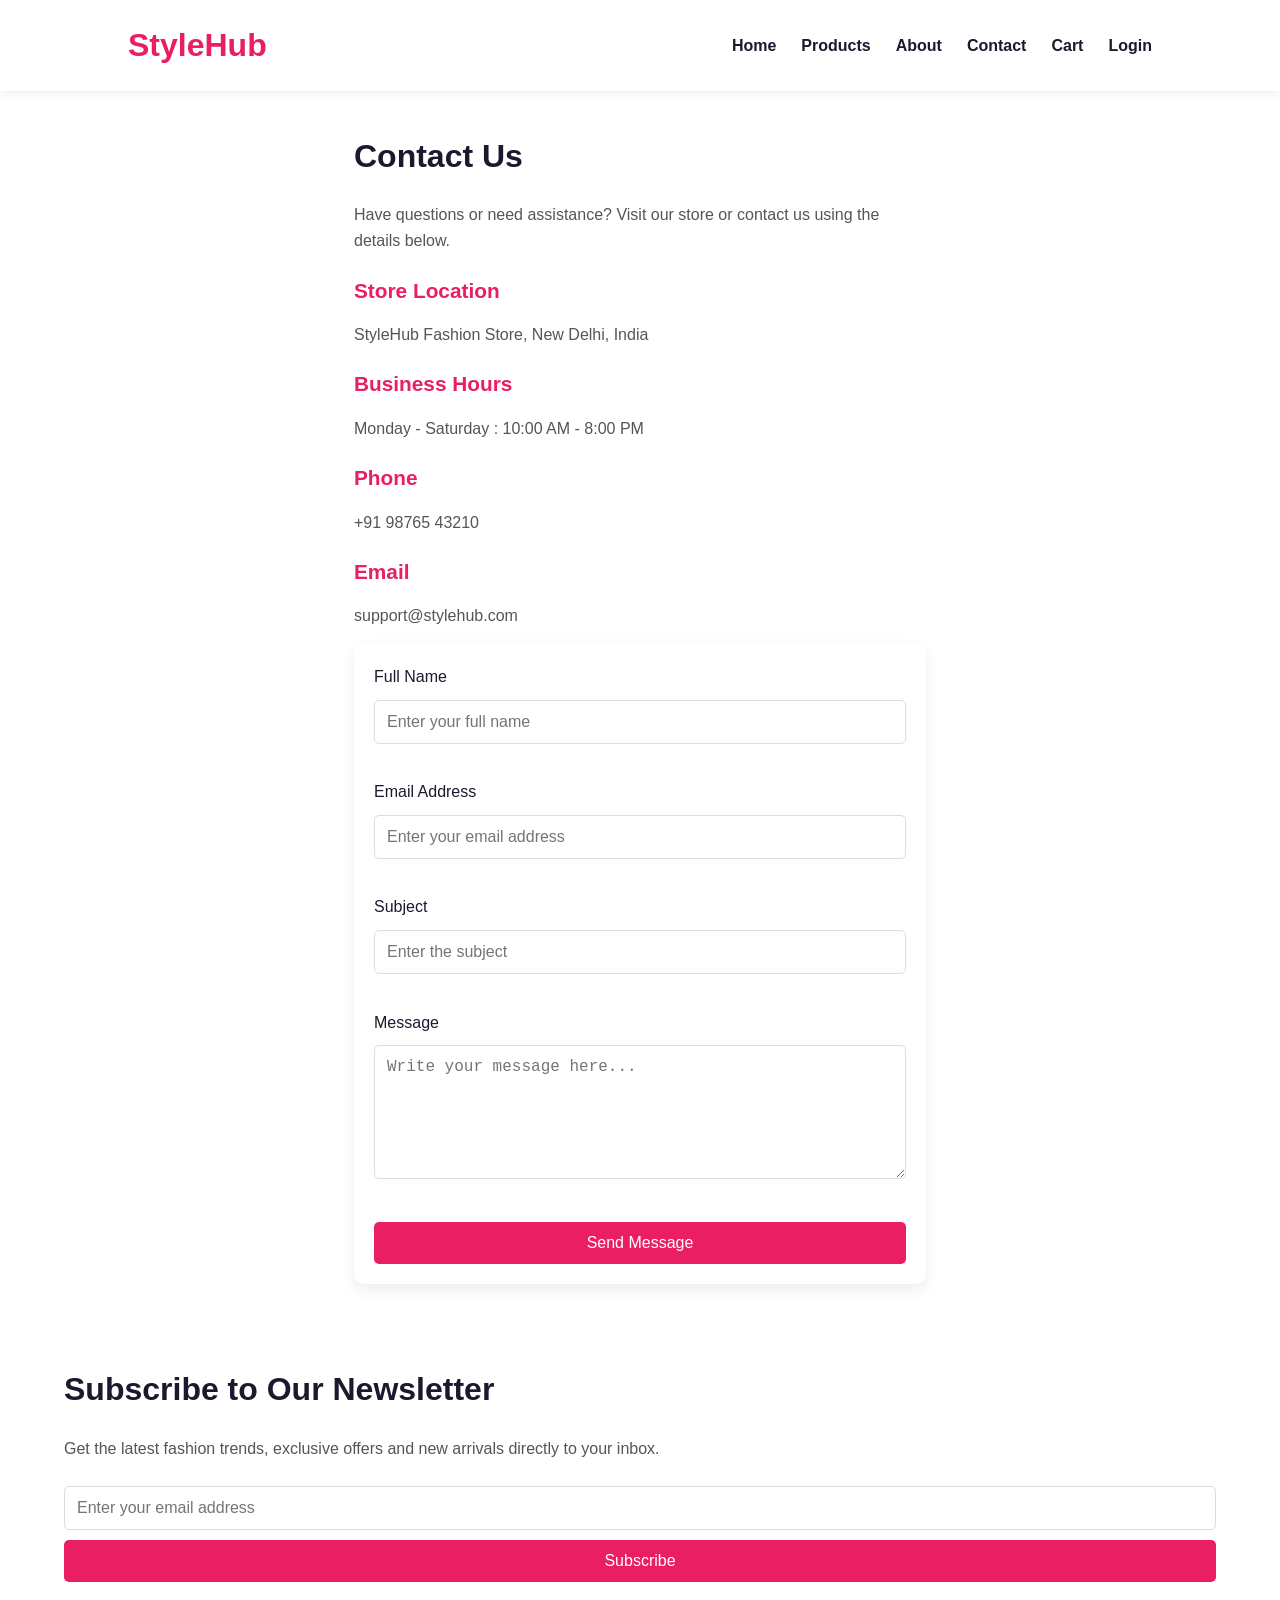
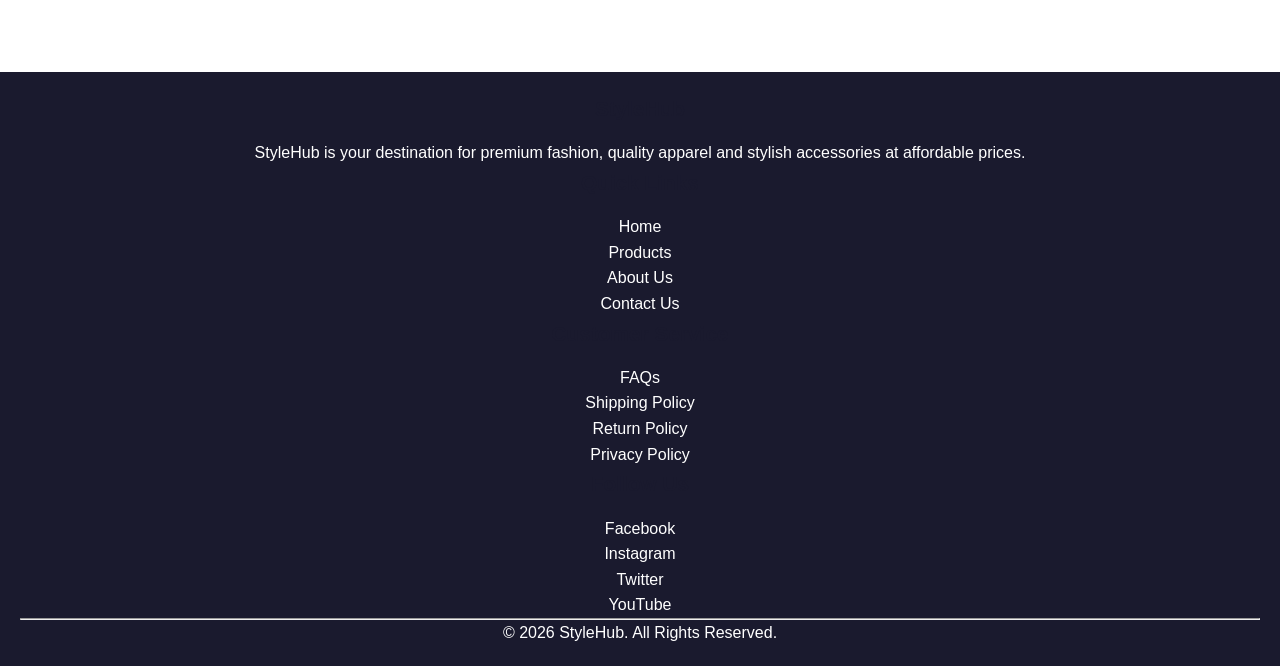
<file: contact.html>
<!DOCTYPE html>
<html lang="en">
<head>
    <meta charset="UTF-8">
    <meta name="viewport" content="width=device-width, initial-scale=1.0">
    <title>Contact Us | StyleHub</title>
    <link rel="stylesheet" href="style.css">
</head>

<body>

<header>

    <div class="logo">
        <h1>StyleHub</h1>
    </div>

    <div class="menu-toggle">

&#9776;

</div>

<nav>

<ul>

<li><a href="index.html">Home</a></li>

<li><a href="products.html">Products</a></li>

<li><a href="about.html">About</a></li>

<li><a href="contact.html">Contact</a></li>

<li><a href="account.html">Account</a></li>

<li><a href="cart.html">Cart</a></li>

<li><a href="login.html">Login</a></li>

</ul>

</nav>

</header>

<main>

<section class="contact">

<h2>Contact Us</h2>

<p>
Have questions or need assistance?
Visit our store or contact us using the details below.
</p>

<h3>Store Location</h3>

<p>StyleHub Fashion Store, New Delhi, India</p>

<h3>Business Hours</h3>

<p>Monday - Saturday : 10:00 AM - 8:00 PM</p>

<h3>Phone</h3>

<p>+91 98765 43210</p>

<h3>Email</h3>

<p>support@stylehub.com</p>

<form>

<label for="name">Full Name</label><br>

<input
type="text"
id="name"
placeholder="Enter your full name"
required>

<br><br>

<label for="email">Email Address</label><br>

<input
type="email"
id="email"
placeholder="Enter your email address"
required>

<br><br>

<label for="subject">Subject</label><br>

<input
type="text"
id="subject"
placeholder="Enter the subject"
required>

<br><br>

<label for="message">Message</label><br>

<textarea
id="message"
rows="6"
placeholder="Write your message here..."
required></textarea>

<br><br>

<button type="submit">
Send Message
</button>

</form>

</section>
<section class="newsletter">

<h2>Subscribe to Our Newsletter</h2>

<p>
Get the latest fashion trends, exclusive offers and new arrivals directly to your inbox.
</p>

<form>

<input
type="email"
placeholder="Enter your email address"
required>

<button type="submit">
Subscribe
</button>

</form>

</section>

</main>

<footer>

<div class="footer-section">

<h3>StyleHub</h3>

<p>
StyleHub is your destination for premium fashion, quality apparel and stylish accessories at affordable prices.
</p>

</div>

<div class="footer-section">

<h3>Quick Links</h3>

<ul>
<li><a href="index.html">Home</a></li>
<li><a href="products.html">Products</a></li>
<li><a href="about.html">About Us</a></li>
<li><a href="contact.html">Contact Us</a></li>
</ul>

</div>

<div class="footer-section">

<h3>Customer Service</h3>

<ul>
<li><a href="#">FAQs</a></li>
<li><a href="#">Shipping Policy</a></li>
<li><a href="#">Return Policy</a></li>
<li><a href="#">Privacy Policy</a></li>
</ul>

</div>

<div class="footer-section">

<h3>Follow Us</h3>

<ul>
<li><a href="#">Facebook</a></li>
<li><a href="#">Instagram</a></li>
<li><a href="#">Twitter</a></li>
<li><a href="#">YouTube</a></li>
</ul>

</div>

<hr>

<p class="copyright">
&copy; 2026 StyleHub. All Rights Reserved.
</p>

</footer>

<script src="script.js"></script>

</body>
</html>
</file>
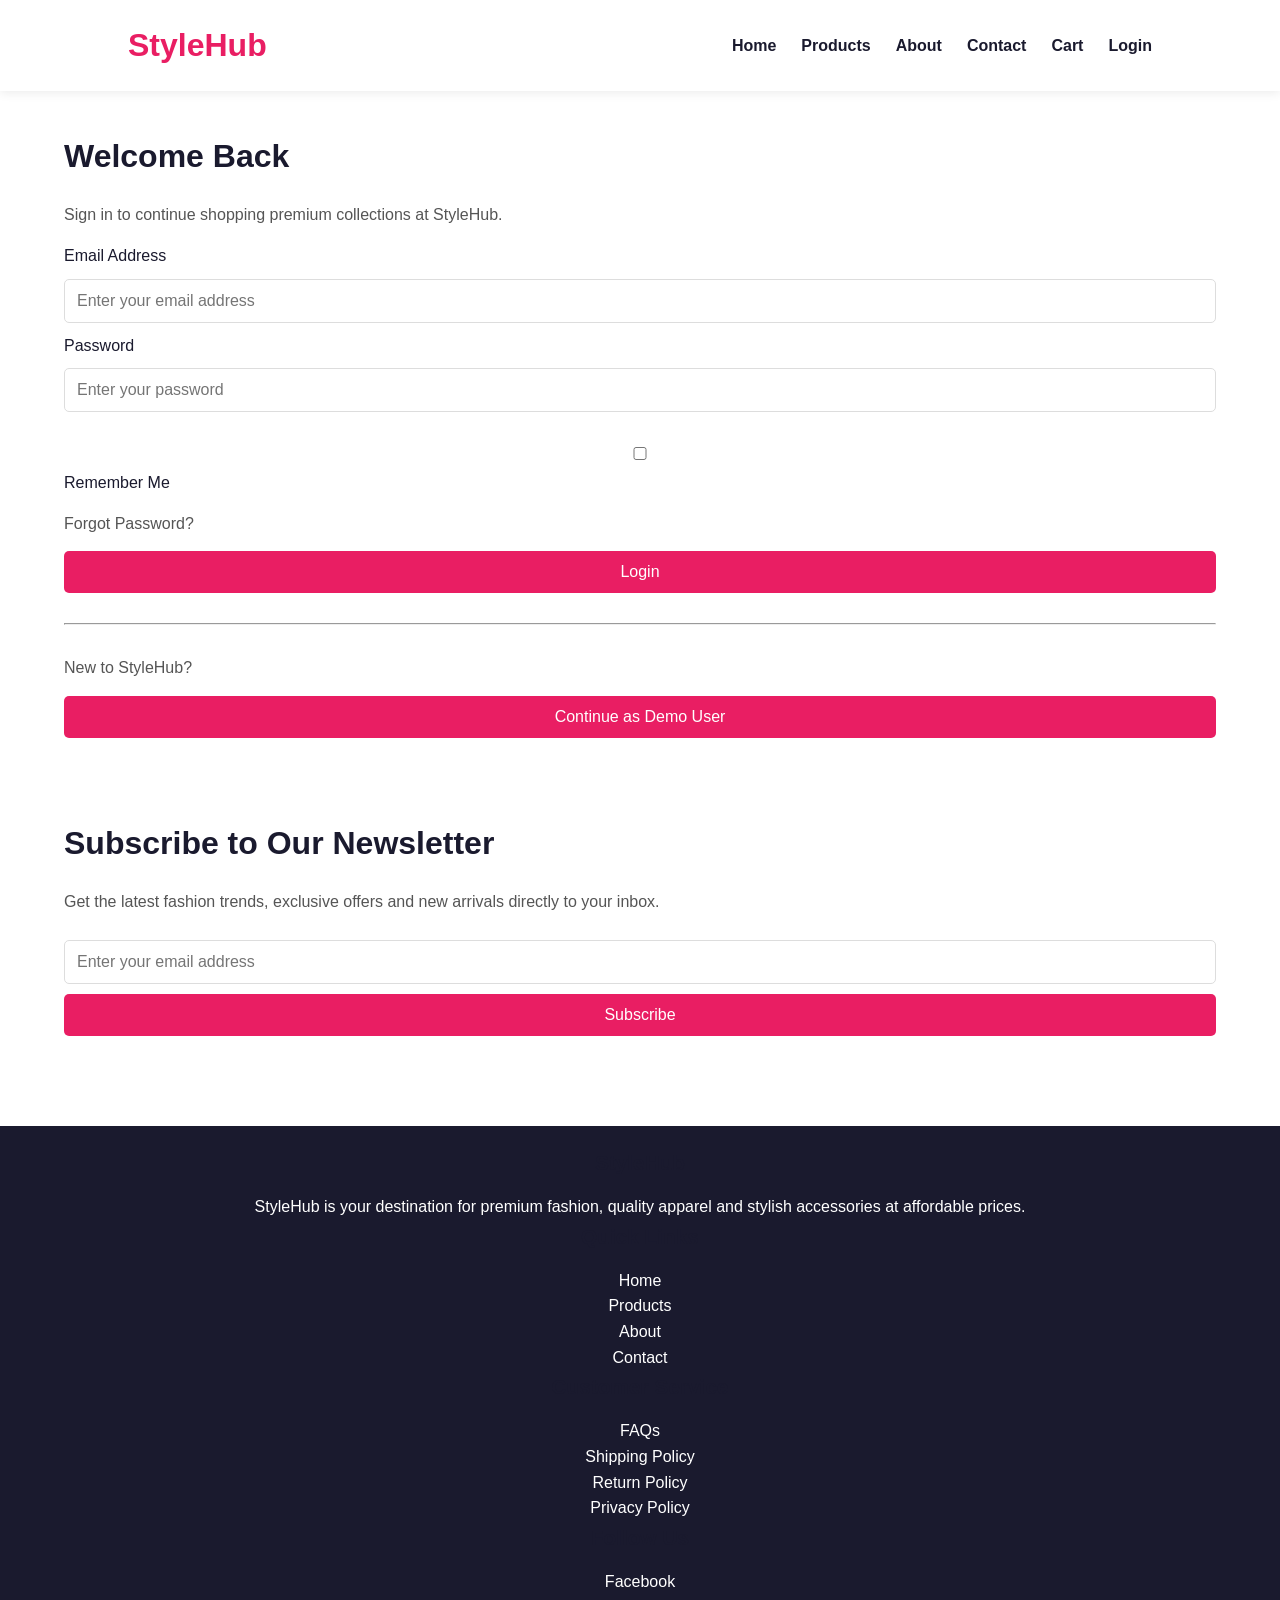
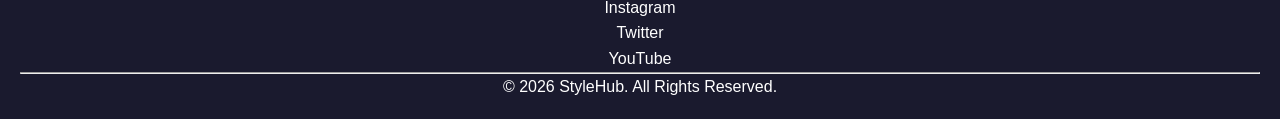
<file: login.html>
<!DOCTYPE html>
<html lang="en">
<head>
    <meta charset="UTF-8">
    <meta name="viewport" content="width=device-width, initial-scale=1.0">
    <title>Login | StyleHub</title>
    <link rel="stylesheet" href="style.css">
</head>

<body>

<header>

    <div class="logo">
        <h1>StyleHub</h1>
    </div>

    <div class="menu-toggle">
        &#9776;
    </div>

    <nav>
        <ul>
            <li><a href="index.html">Home</a></li>

<li><a href="products.html">Products</a></li>

<li><a href="about.html">About</a></li>

<li><a href="contact.html">Contact</a></li>

<li><a href="account.html">Account</a></li>

<li><a href="cart.html">Cart</a></li>

<li><a href="login.html">Login</a></li>

        </ul>
    </nav>

</header>

<main>

<section class="login">

<h2>Welcome Back</h2>

<p>
Sign in to continue shopping premium collections at StyleHub.
</p>

<form id="login-form">

<label for="email">Email Address</label>

<input
type="email"
id="email"
placeholder="Enter your email address"
required>

<label for="password">Password</label>

<input
type="password"
id="password"
placeholder="Enter your password"
required>

<div style="margin:15px 0;">

<input
type="checkbox"
id="remember">

<label for="remember">
Remember Me
</label>

</div>

<p>
<a href="#">
Forgot Password?
</a>
</p>

<button type="submit">
Login
</button>

<hr style="margin:30px 0;">

<p>
New to StyleHub?
</p>

<button
type="button"
onclick="window.location.href='account.html'">

Continue as Demo User

</button>

</form>

</section>

<section class="newsletter">

<h2>Subscribe to Our Newsletter</h2>

<p>
Get the latest fashion trends, exclusive offers and new arrivals directly to your inbox.
</p>

<form>

<input
type="email"
placeholder="Enter your email address"
required>

<button type="submit">
Subscribe
</button>

</form>

</section>

</main>

<footer>

<div class="footer-container">

<div class="footer-section">

<h3>StyleHub</h3>

<p>
StyleHub is your destination for premium fashion, quality apparel and stylish accessories at affordable prices.
</p>

</div>

<div class="footer-section">

<h3>Quick Links</h3>

<ul>
<li><a href="index.html">Home</a></li>
<li><a href="products.html">Products</a></li>
<li><a href="about.html">About</a></li>
<li><a href="contact.html">Contact</a></li>
</ul>

</div>

<div class="footer-section">

<h3>Customer Service</h3>

<ul>
<li><a href="#">FAQs</a></li>
<li><a href="#">Shipping Policy</a></li>
<li><a href="#">Return Policy</a></li>
<li><a href="#">Privacy Policy</a></li>
</ul>

</div>

<div class="footer-section">

<h3>Follow Us</h3>

<ul>
<li><a href="#">Facebook</a></li>
<li><a href="#">Instagram</a></li>
<li><a href="#">Twitter</a></li>
<li><a href="#">YouTube</a></li>
</ul>

</div>

</div>

<hr>

<p class="copyright">
&copy; 2026 StyleHub. All Rights Reserved.
</p>

</footer>

<script src="script.js"></script>

</body>
</html>
</file>
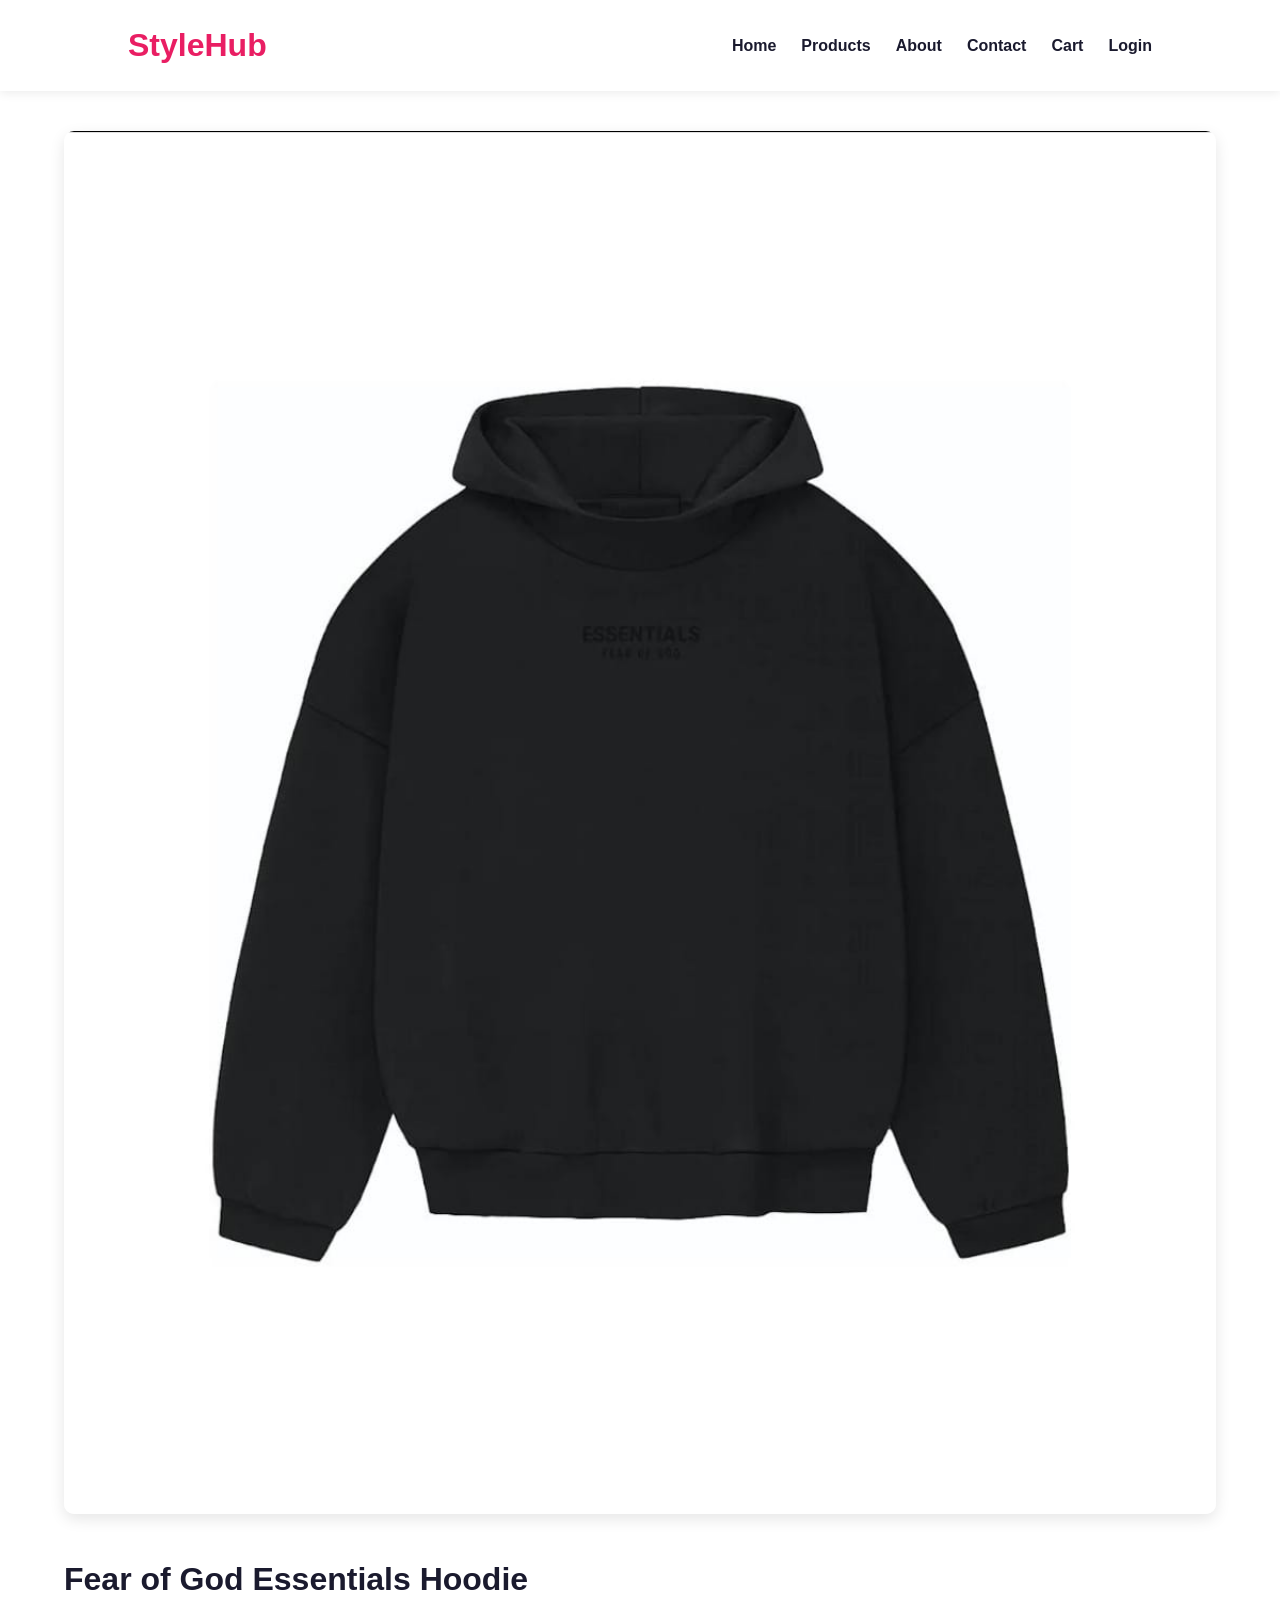
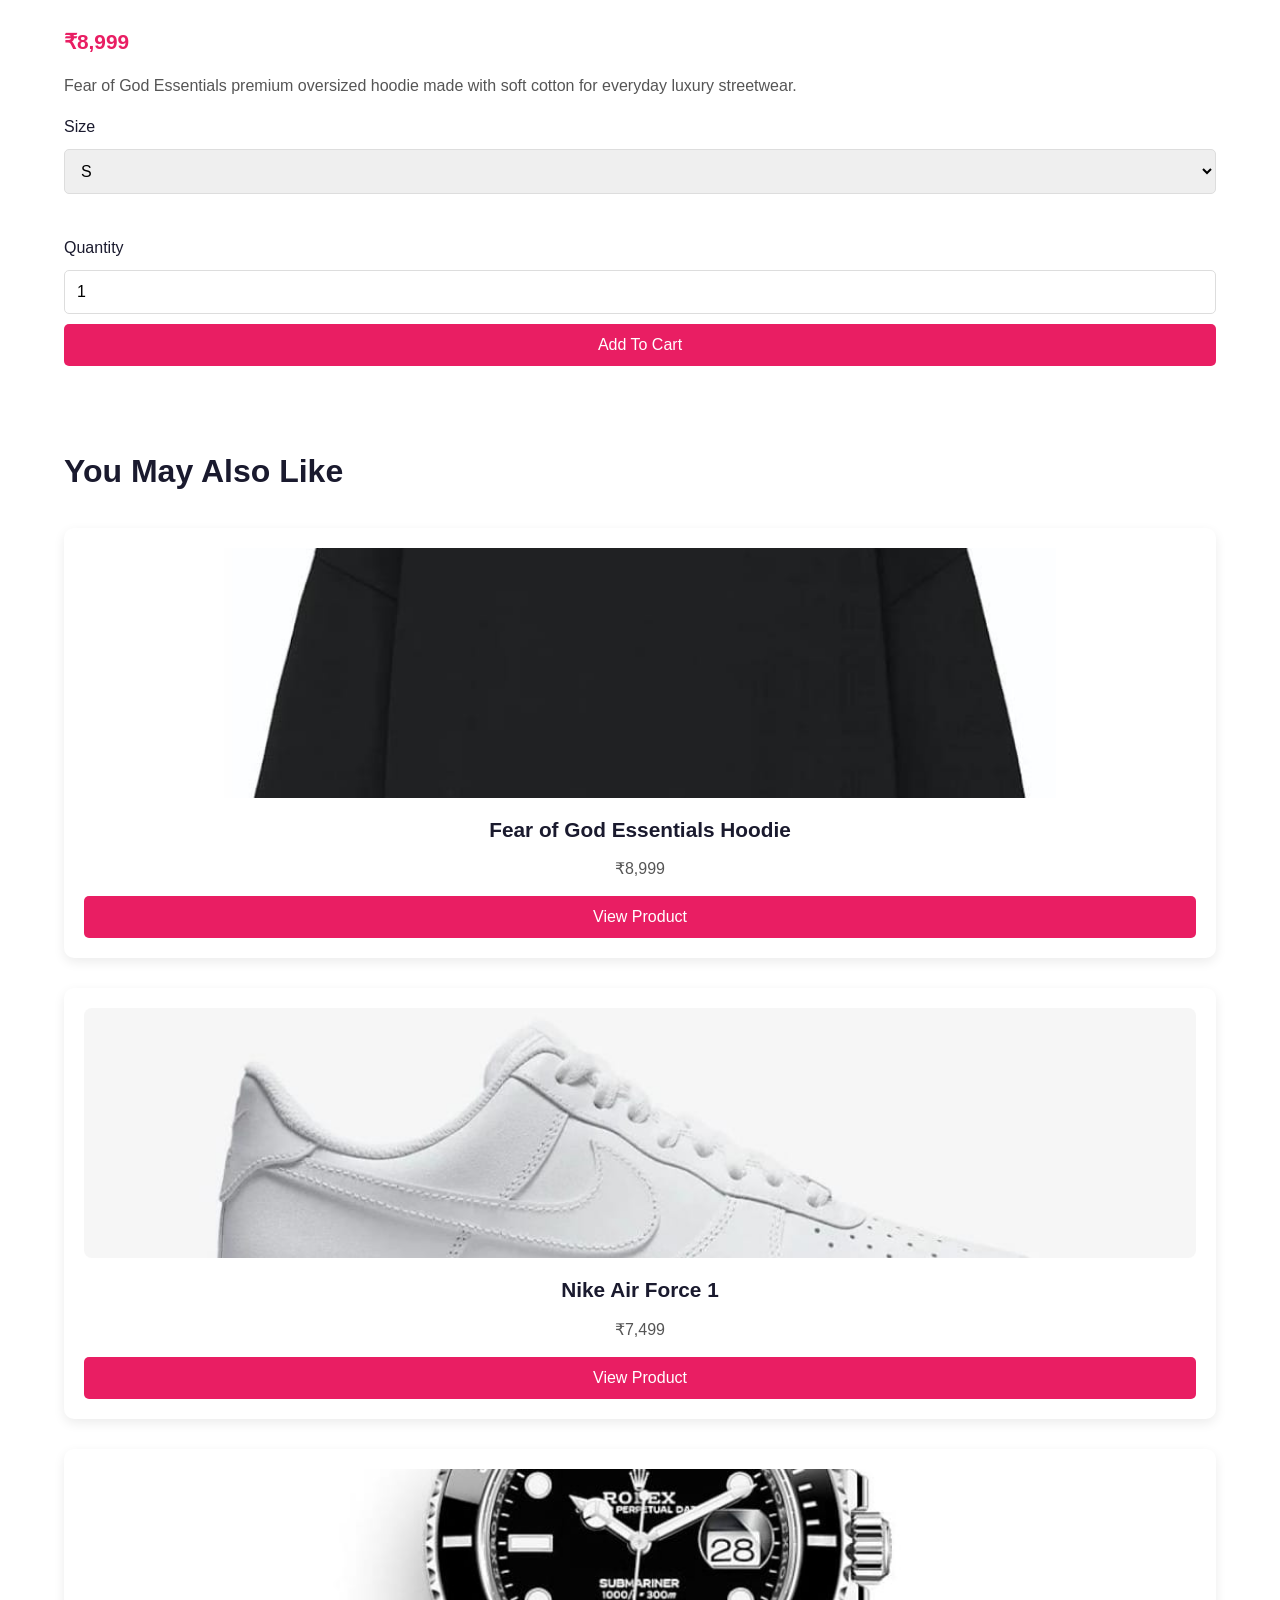
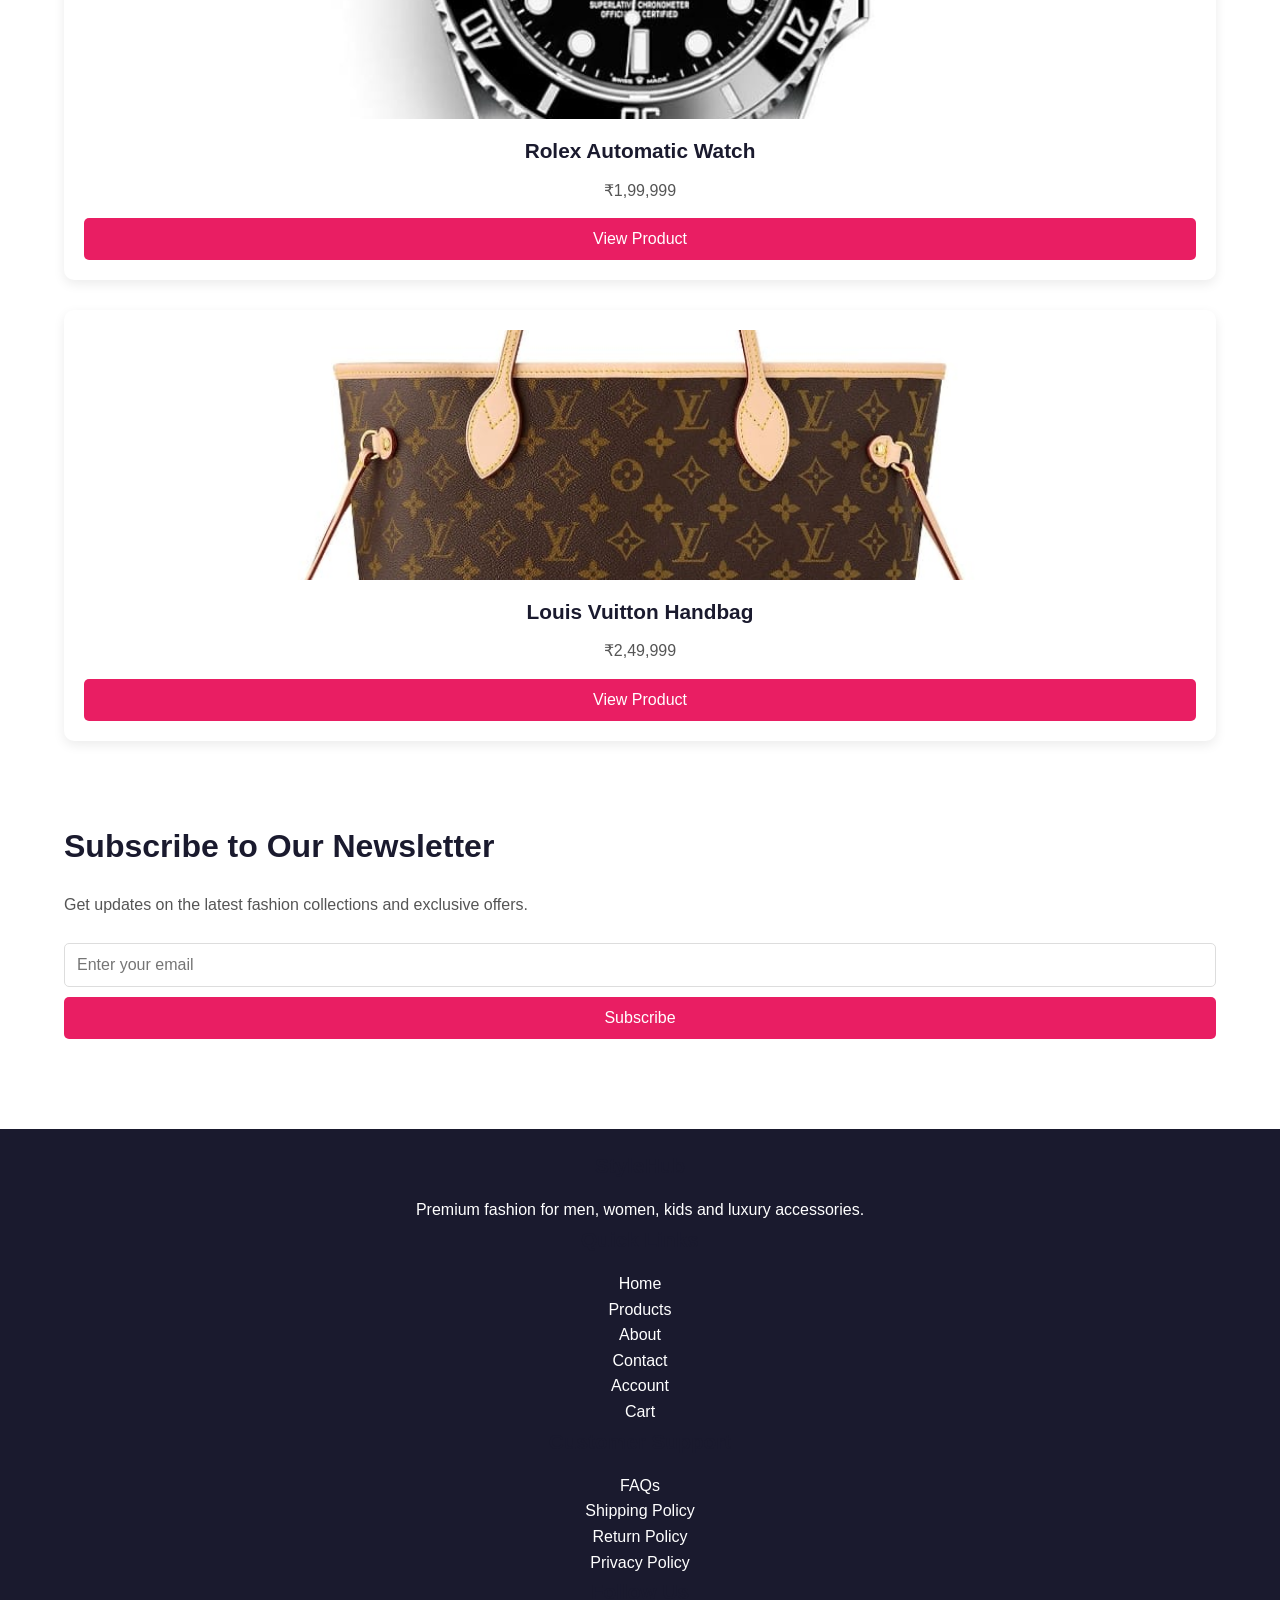
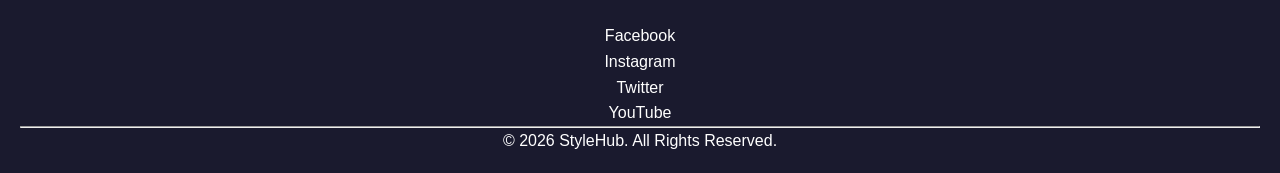
<file: product.html>
<!DOCTYPE html>
<html lang="en">

<head>

<meta charset="UTF-8">

<meta name="viewport" content="width=device-width, initial-scale=1.0">

<title>Product Details | StyleHub</title>

<link rel="stylesheet" href="style.css">

</head>

<body>

<header>

<div class="logo">
<h1>StyleHub</h1>
</div>

<div class="menu-toggle">&#9776;</div>

<nav>

<ul>

<li><a href="index.html">Home</a></li>

<li><a href="products.html">Products</a></li>

<li><a href="about.html">About</a></li>

<li><a href="contact.html">Contact</a></li>

<li><a href="account.html">Account</a></li>

<li><a href="cart.html">Cart</a></li>

<li><a href="login.html">Login</a></li>

</ul>

</nav>

</header>

<section class="product-details">

<div class="product-image">

<img
id="product-image"
src=""
alt="Product">

</div>

<div class="product-info">

<h2 id="product-name"></h2>

<h3 id="product-price"></h3>

<p id="product-description"></p>

<label id="size-label">

Size

</label>

<select id="size">

<option>S</option>
<option>M</option>
<option>L</option>
<option>XL</option>

</select>

<br><br>

<div id="colour-container">

<label>

Colour

</label>

<select id="colour">

<option>Black</option>
<option>White</option>
<option>Blue</option>
<option>Brown</option>

</select>

<br><br>

</div>

<label>Quantity</label>

<input
type="number"
id="quantity"
value="1"
min="1">

<button onclick="addProductToCart()">

Add To Cart

</button>

</div>

</section>

<section class="related-products">

<h2>You May Also Like</h2>

<div class="product-container">

<div class="product-card">

<img src="images/hoodie.jpeg" alt="Hoodie">

<h3>Fear of God Essentials Hoodie</h3>

<p>₹8,999</p>

<a href="product.html?product=hoodie">

<button>View Product</button>

</a>

</div>

<div class="product-card">

<img src="images/sneakers.jpeg" alt="Nike Air Force 1">

<h3>Nike Air Force 1</h3>

<p>₹7,499</p>

<a href="product.html?product=sneakers">

<button>View Product</button>

</a>

</div>

<div class="product-card">

<img src="images/watch.jpeg" alt="Rolex">

<h3>Rolex Automatic Watch</h3>

<p>₹1,99,999</p>

<a href="product.html?product=watch">

<button>View Product</button>

</a>

</div>

<div class="product-card">

<img src="images/handbag.jpeg" alt="Louis Vuitton Handbag">

<h3>Louis Vuitton Handbag</h3>

<p>₹2,49,999</p>

<a href="product.html?product=handbag">

<button>View Product</button>

</a>

</div>

</div>

</section>

<section class="newsletter">

<h2>Subscribe to Our Newsletter</h2>

<p>

Get updates on the latest fashion collections and exclusive offers.

</p>

<form>

<input
type="email"
placeholder="Enter your email"
required>

<button type="submit">

Subscribe

</button>

</form>

</section>

<footer>

<div class="footer-container">

<div class="footer-section">

<h3>StyleHub</h3>

<p>

Premium fashion for men, women, kids and luxury accessories.

</p>

</div>

<div class="footer-section">

<h3>Quick Links</h3>

<ul>

<li><a href="index.html">Home</a></li>

<li><a href="products.html">Products</a></li>

<li><a href="about.html">About</a></li>

<li><a href="contact.html">Contact</a></li>

<li><a href="account.html">Account</a></li>

<li><a href="cart.html">Cart</a></li>

</ul>

</div>

<div class="footer-section">

<h3>Customer Support</h3>

<ul>

<li><a href="#">FAQs</a></li>
<li><a href="#">Shipping Policy</a></li>
<li><a href="#">Return Policy</a></li>
<li><a href="#">Privacy Policy</a></li>

</ul>

</div>

<div class="footer-section">

<h3>Follow Us</h3>

<ul>

<li><a href="#">Facebook</a></li>
<li><a href="#">Instagram</a></li>
<li><a href="#">Twitter</a></li>
<li><a href="#">YouTube</a></li>

</ul>

</div>

</div>

<hr>

<p class="copyright">

© 2026 StyleHub. All Rights Reserved.

</p>

</footer>

<script src="script.js"></script>

<script>

const descriptions={

hoodie:"Fear of God Essentials premium oversized hoodie made with soft cotton for everyday luxury streetwear.",

tshirt:"Premium Lacoste cotton T-Shirt offering timeless style and comfort.",

jeans:"Luxury Gucci GG Monogram Jeans crafted with premium denim and iconic designer styling.",

shirt:"Burberry premium cotton shirt designed for both formal and casual wear.",

jacket:"Premium black jacket with a modern luxury finish and everyday comfort.",

sneakers:"Nike Air Force 1 featuring premium leather construction and timeless street style.",

sportsshoes:"Nike performance sports shoes built for comfort, stability and everyday training.",

dress:"Luxury floral dress designed for elegant occasions with premium fabric.",

blazer:"Versace black blazer with luxury tailoring and iconic styling.",

kidshoodie:"Jordan Kids Hoodie made from premium fleece for warmth and comfort.",

kidstshirt:"Jordan Kids T-Shirt made from soft premium cotton for everyday wear.",

watch:"Rolex Automatic Watch featuring premium craftsmanship and timeless luxury.",

handbag:"Louis Vuitton luxury handbag crafted with iconic designer styling.",

backpack:"Louis Vuitton premium backpack designed for travel and everyday luxury.",

sunglasses:"Louis Vuitton premium sunglasses with luxury designer styling."

};

document.addEventListener("DOMContentLoaded",()=>{

loadProduct();

const params=new URLSearchParams(window.location.search);

const productId=params.get("product") || "hoodie";

if(descriptions[productId]){

document.getElementById("product-description").textContent=descriptions[productId];

}

});

</script>

</body>

</html>
</file>
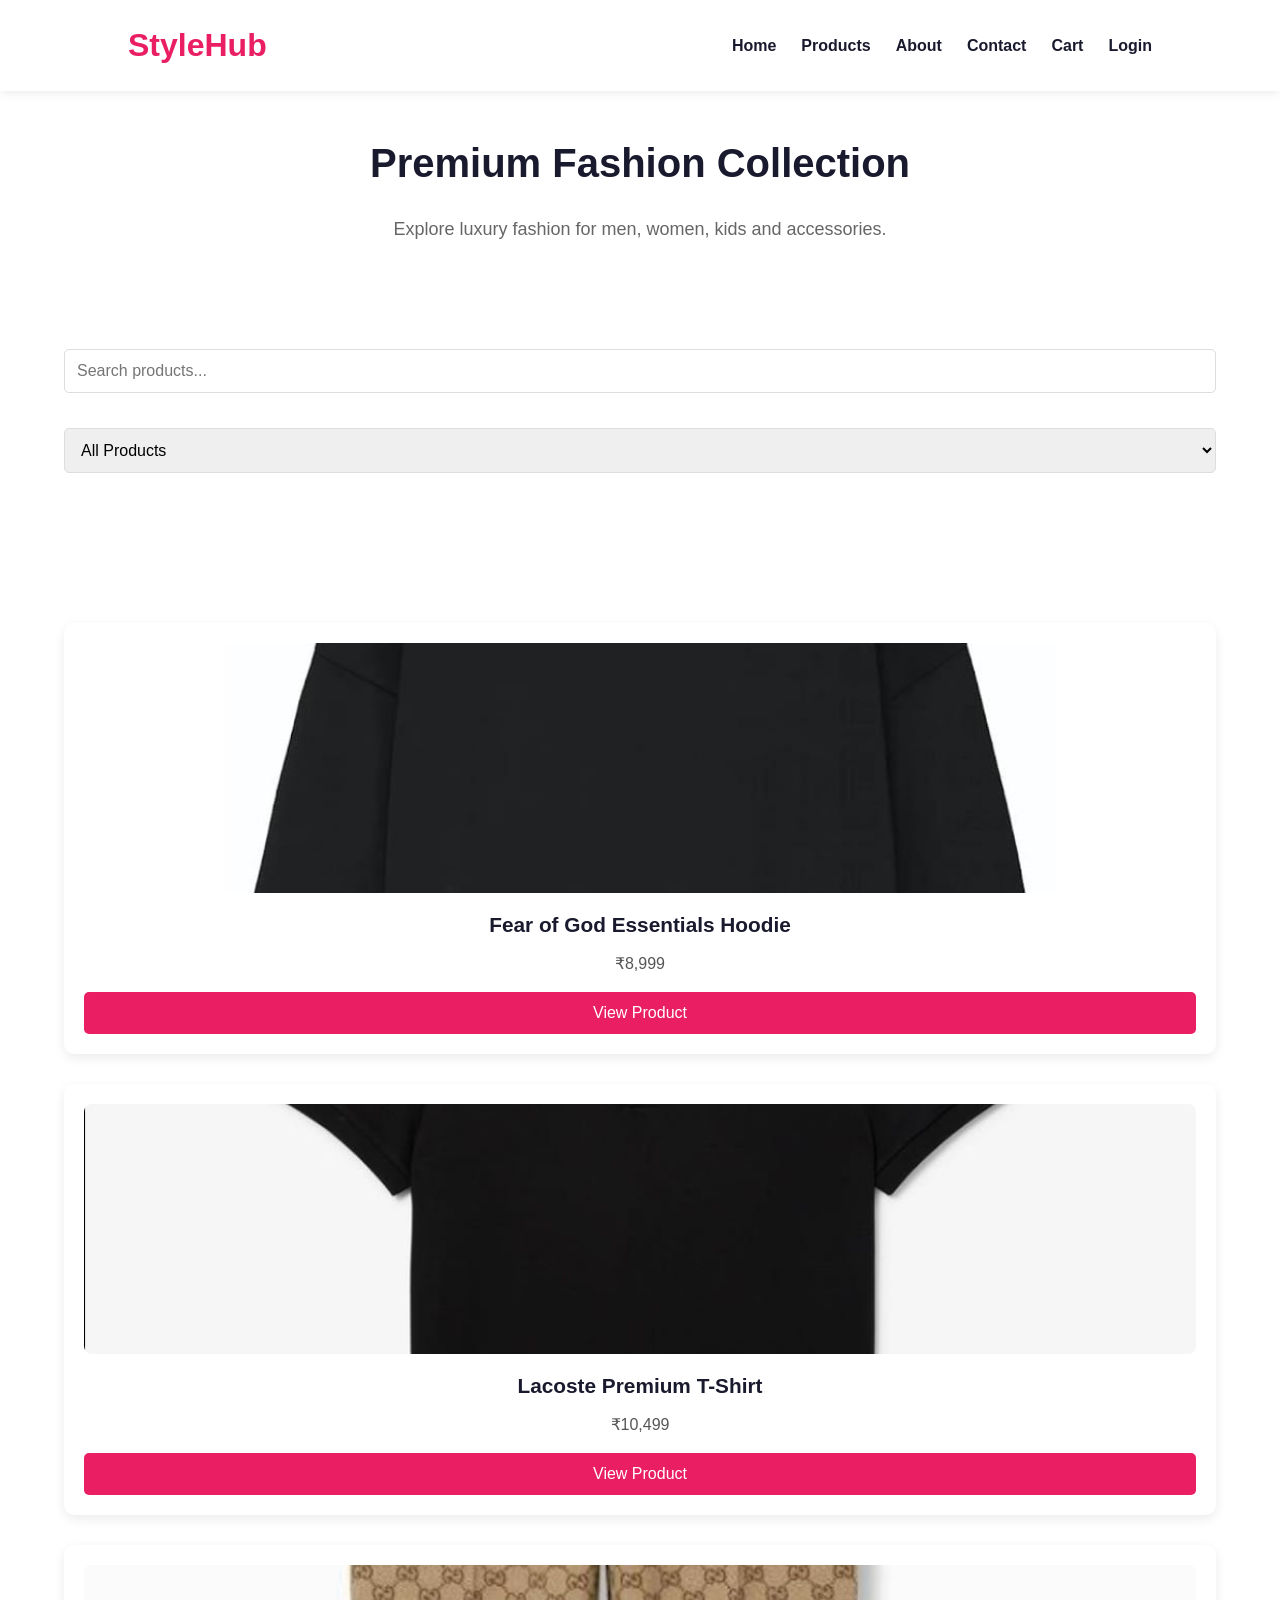
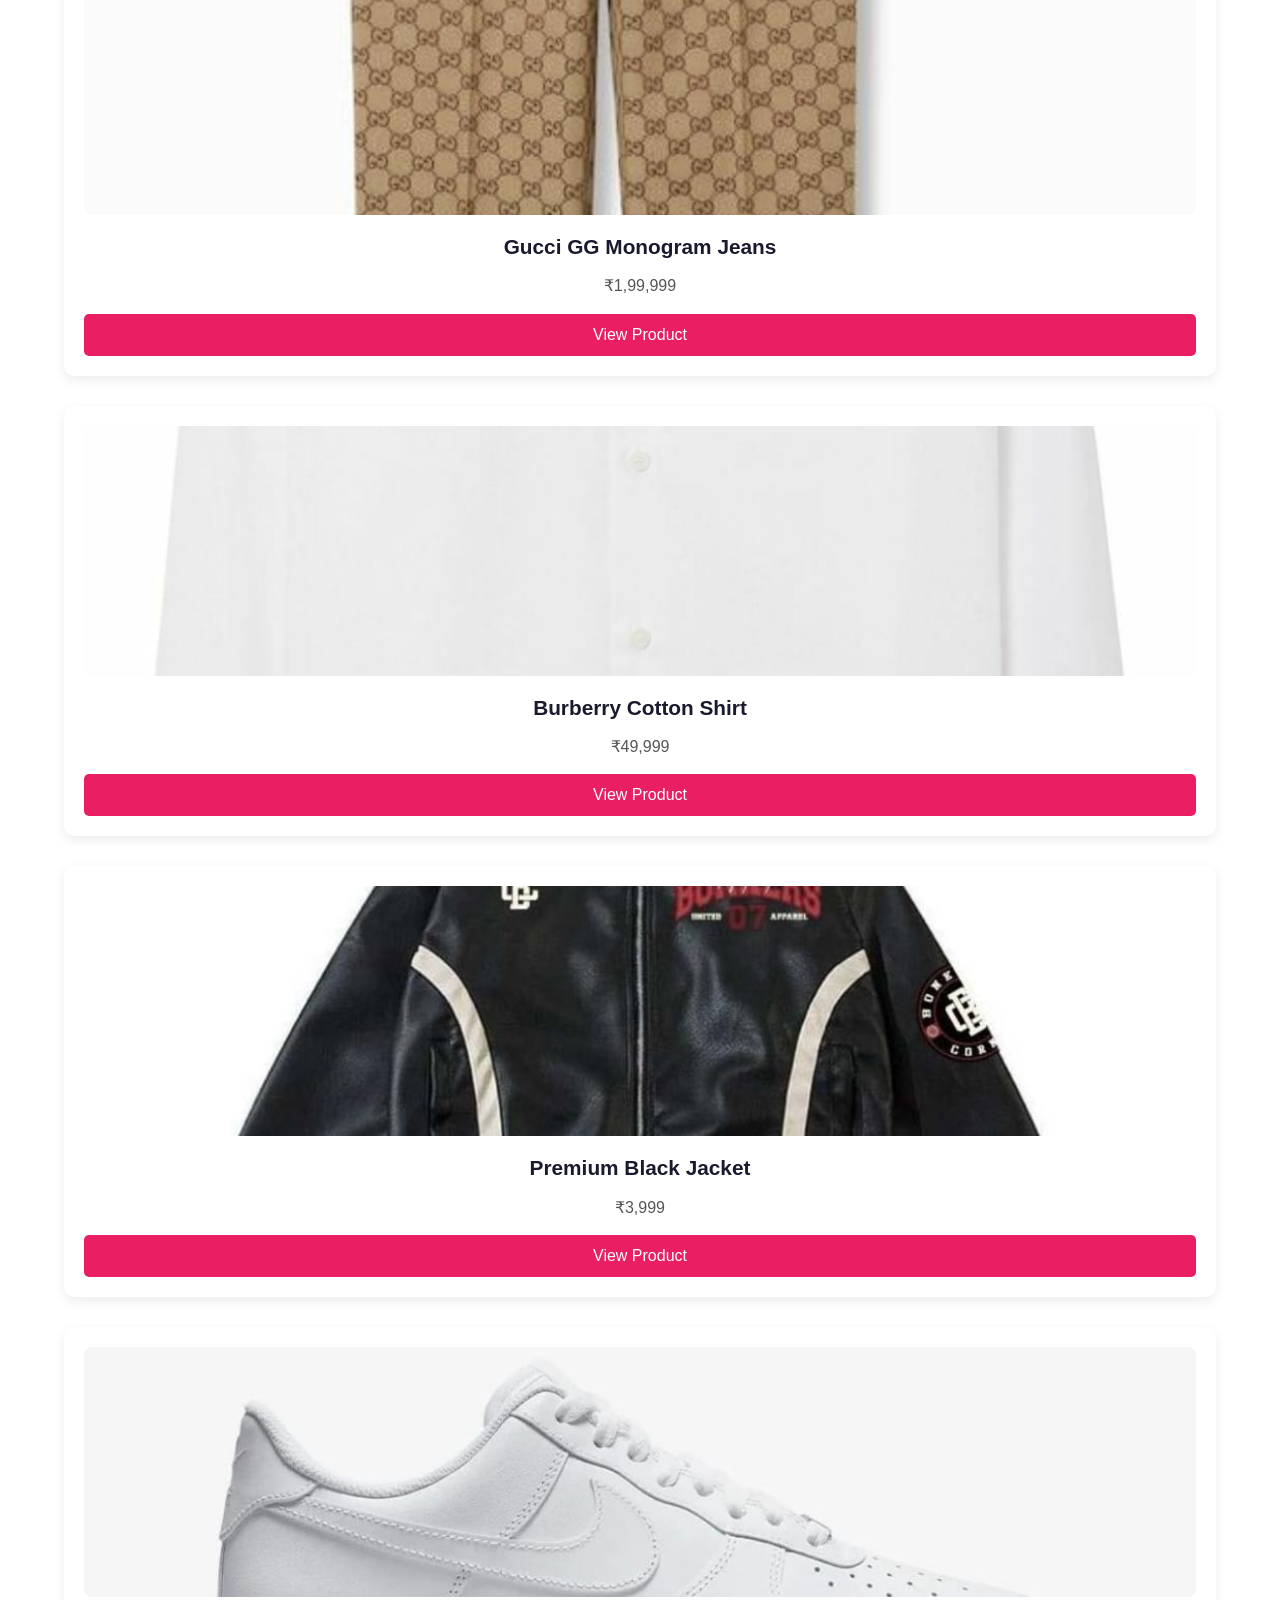
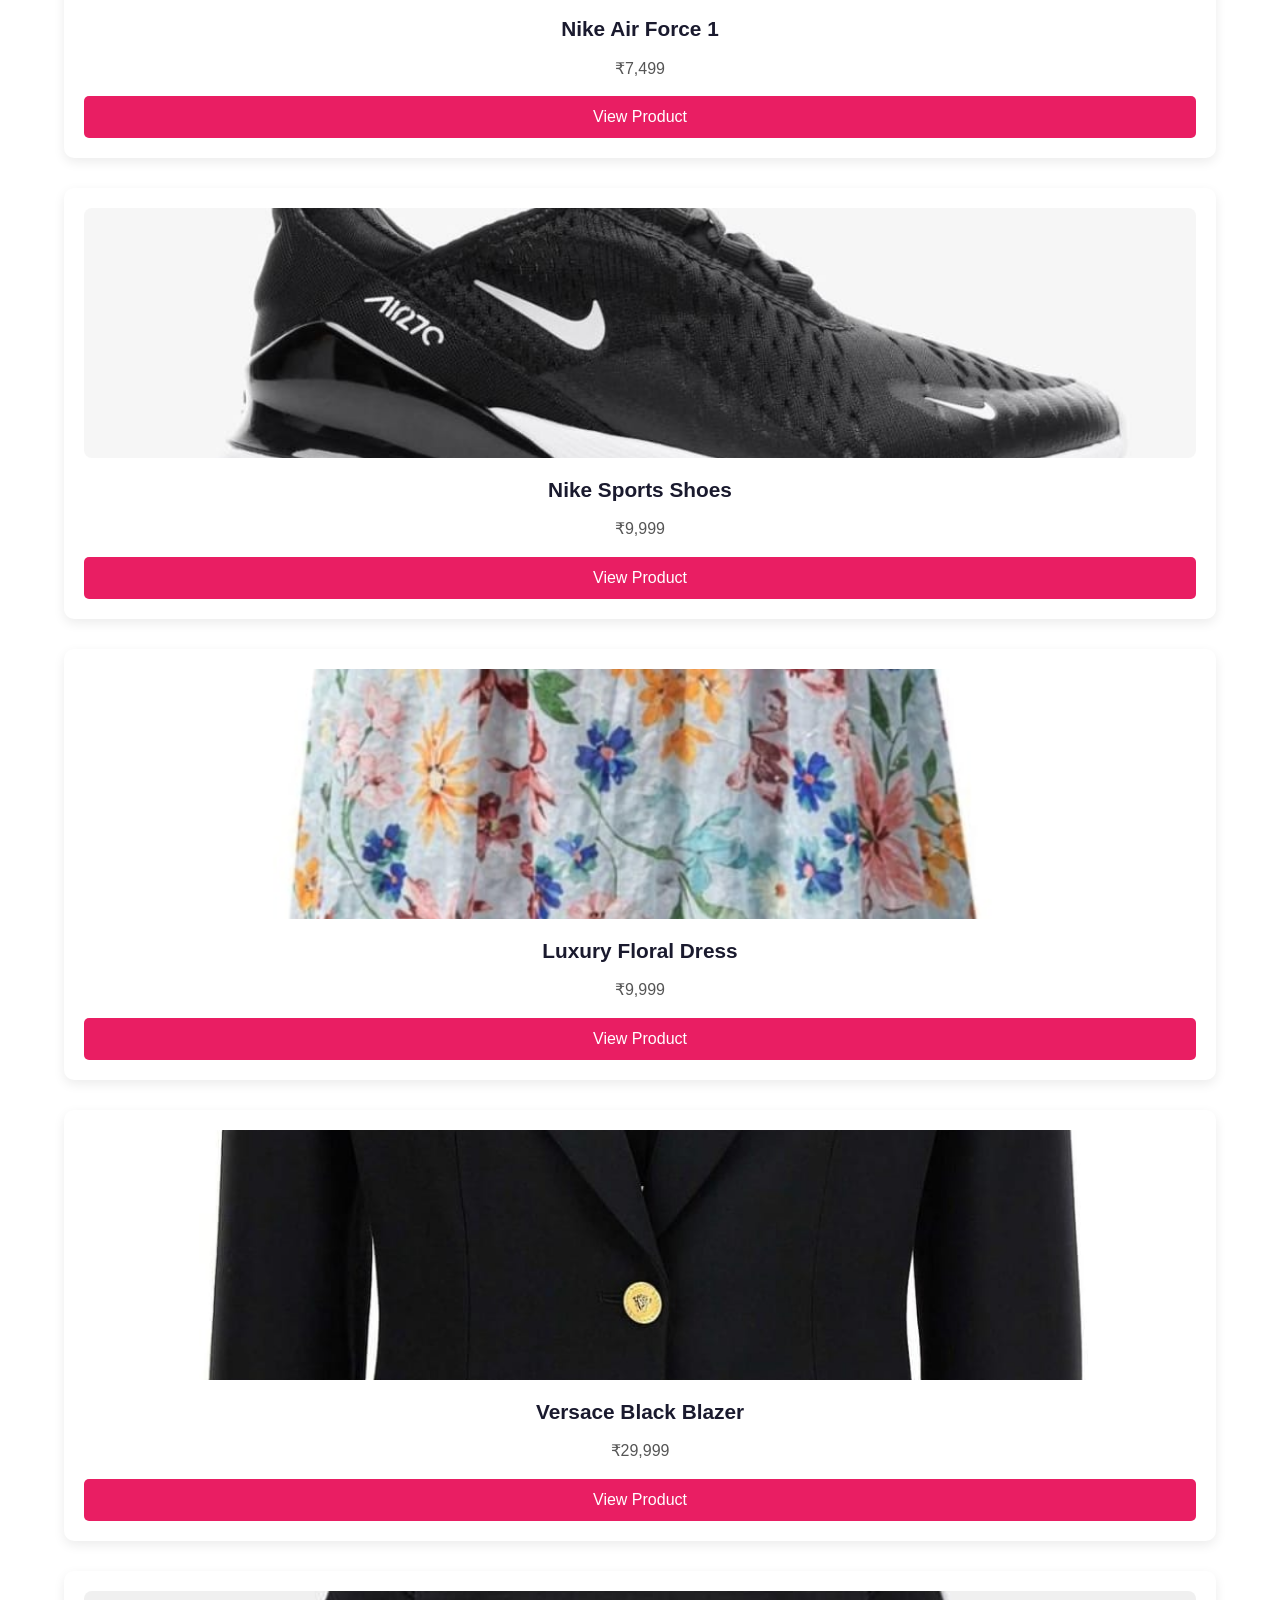
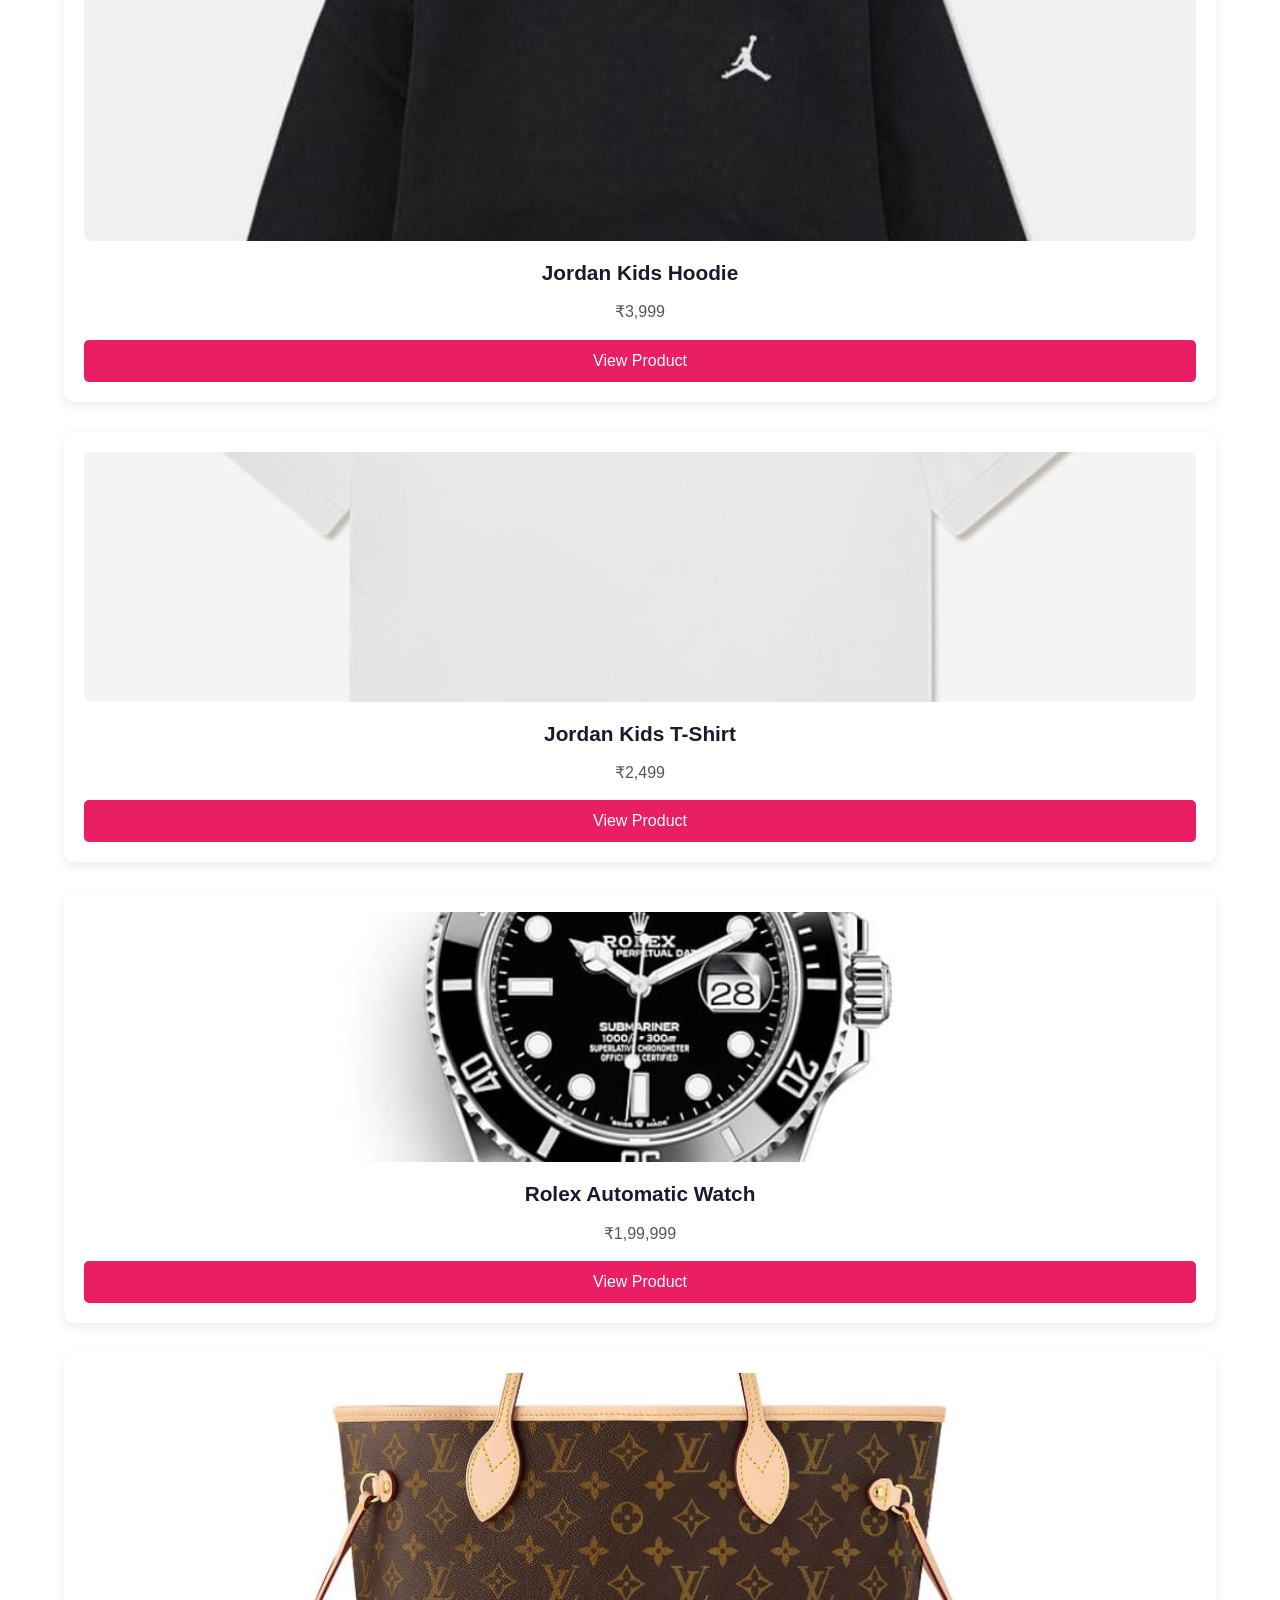
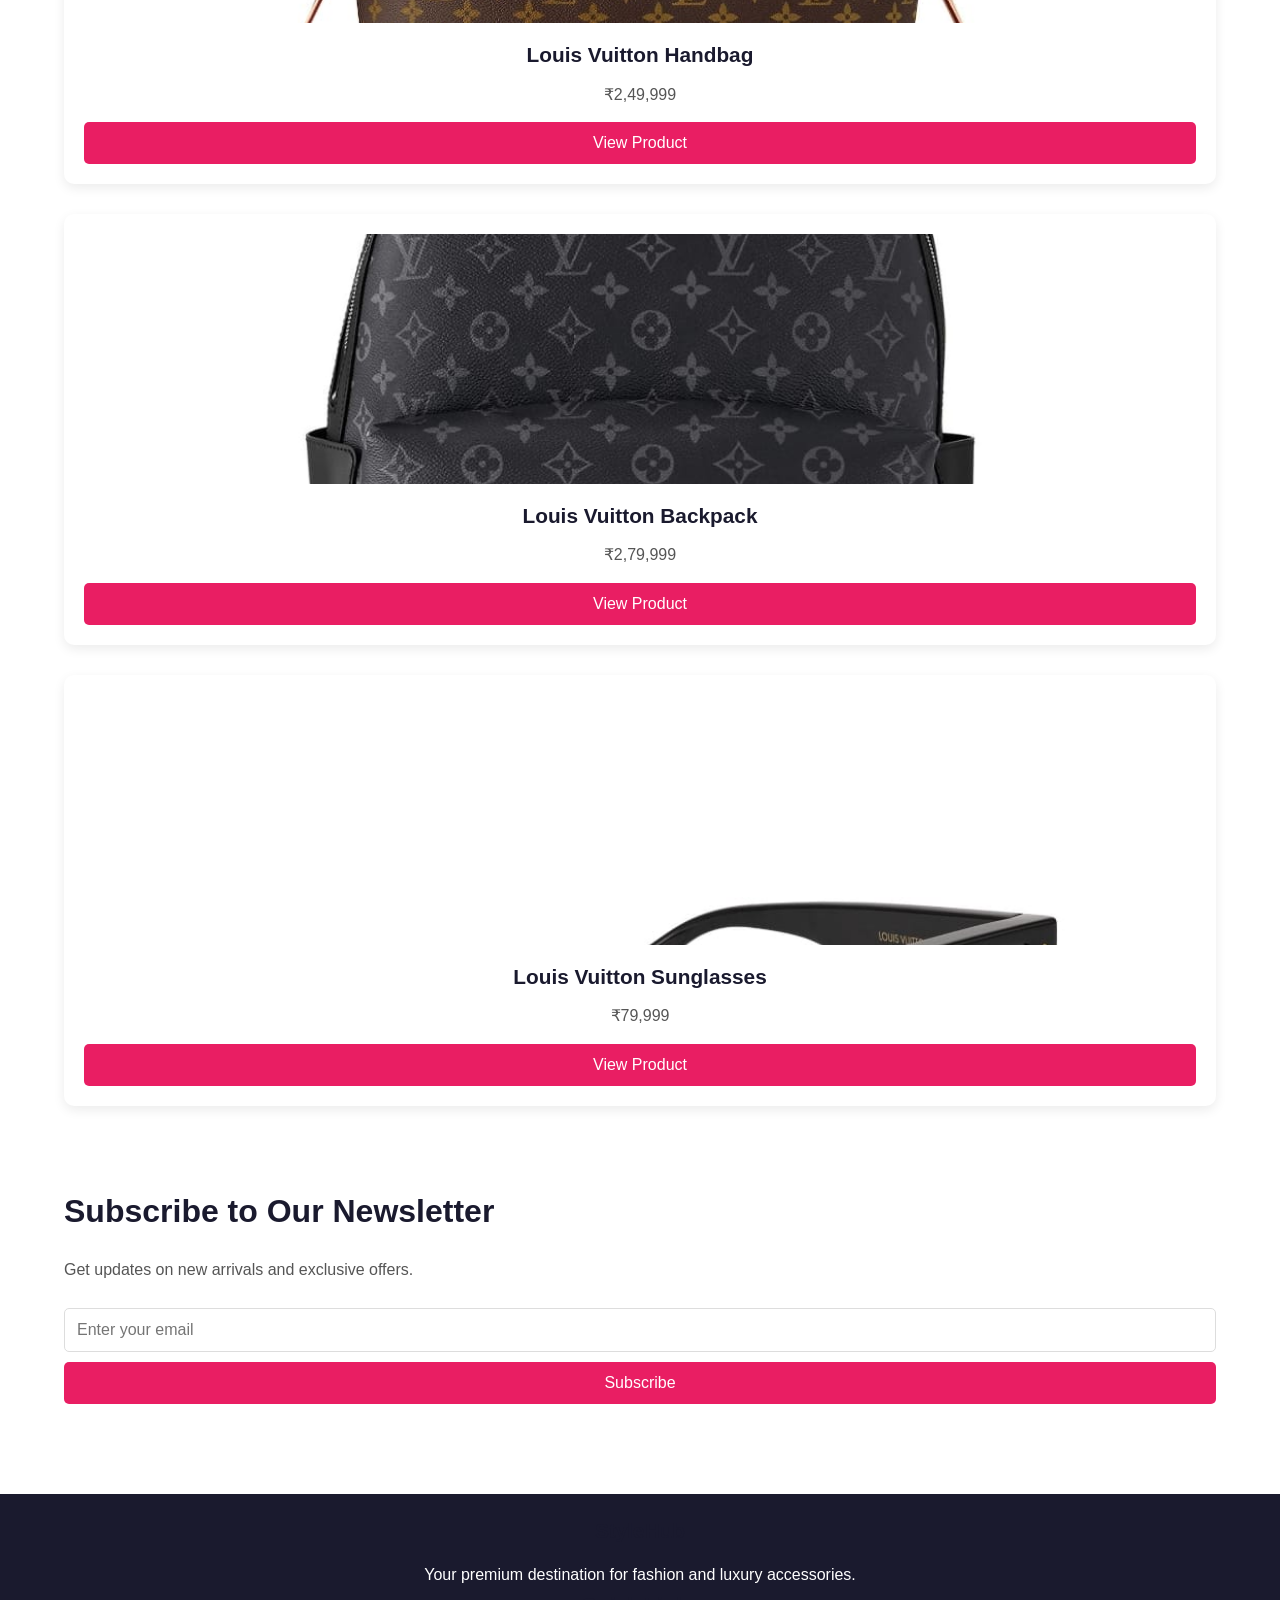
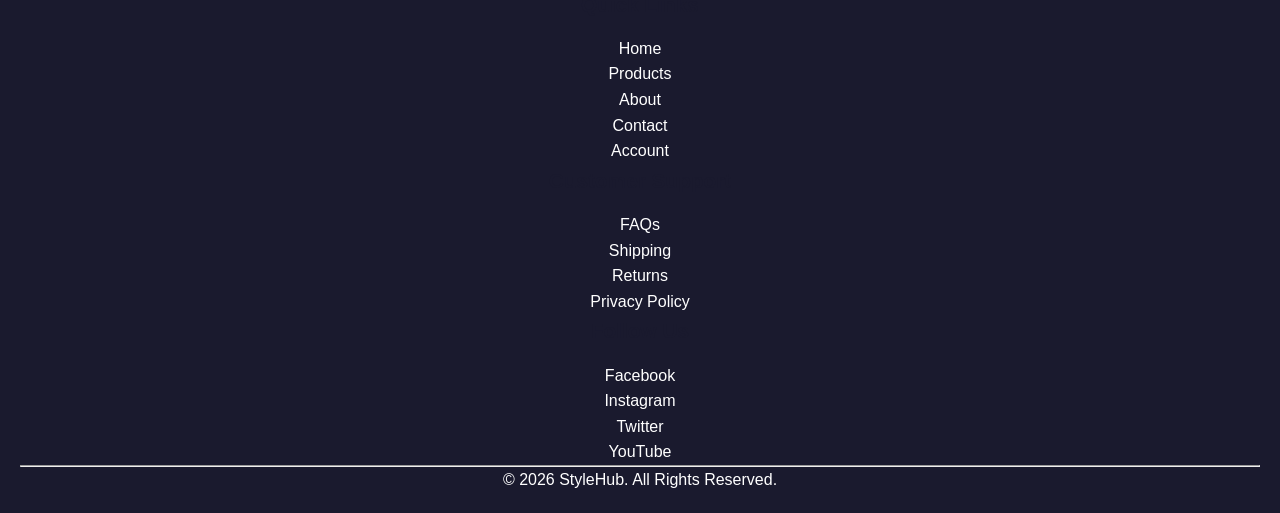
<file: products.html>
<!DOCTYPE html>
<html lang="en">

<head>

<meta charset="UTF-8">

<meta name="viewport" content="width=device-width, initial-scale=1.0">

<title>Products | StyleHub</title>

<link rel="stylesheet" href="style.css">

</head>

<body>

<header>

<div class="logo">

<h1>StyleHub</h1>

</div>

<div class="menu-toggle">&#9776;</div>

<nav>

<ul>

<li><a href="index.html">Home</a></li>

<li><a href="products.html">Products</a></li>

<li><a href="about.html">About</a></li>

<li><a href="contact.html">Contact</a></li>

<li><a href="account.html">Account</a></li>

<li><a href="cart.html">Cart</a></li>

<li><a href="login.html">Login</a></li>

</ul>

</nav>

</header>

<section class="page-title">

<h2>Premium Fashion Collection</h2>

<p>

Explore luxury fashion for men, women, kids and accessories.

</p>

</section>

<section class="search-filter">

<input
type="text"
id="search"
placeholder="Search products...">

<select id="category">

<option value="all">All Products</option>

<option value="men">Men</option>

<option value="women">Women</option>

<option value="kids">Kids</option>

<option value="accessories">Accessories</option>

</select>

</section>

<section class="products">

<div class="product-container">

<!-- Product 1 -->

<div class="product-card" data-category="men">

<img src="images/hoodie.jpeg" alt="Fear of God Hoodie">

<h3>Fear of God Essentials Hoodie</h3>

<p>₹8,999</p>

<a href="product.html?product=hoodie">

<button>View Product</button>

</a>

</div>

<!-- Product 2 -->

<div class="product-card" data-category="men">

<img src="images/tshirt.jpeg" alt="Lacoste T-Shirt">

<h3>Lacoste Premium T-Shirt</h3>

<p>₹10,499</p>

<a href="product.html?product=tshirt">

<button>View Product</button>

</a>

</div>

<!-- Product 3 -->

<div class="product-card" data-category="men">

<img src="images/jeans.jpeg" alt="Gucci Jeans">

<h3>Gucci GG Monogram Jeans</h3>

<p>₹1,99,999</p>

<a href="product.html?product=jeans">

<button>View Product</button>

</a>

</div>

<!-- Product 4 -->

<div class="product-card" data-category="men">

<img src="images/shirt.jpeg" alt="Burberry Shirt">

<h3>Burberry Cotton Shirt</h3>

<p>₹49,999</p>

<a href="product.html?product=shirt">

<button>View Product</button>

</a>

</div>

<!-- Product 5 -->

<div class="product-card" data-category="men">

<img src="images/jacket.jpeg" alt="Premium Jacket">

<h3>Premium Black Jacket</h3>

<p>₹3,999</p>

<a href="product.html?product=jacket">

<button>View Product</button>

</a>

</div>

<!-- Product 6 -->

<div class="product-card" data-category="men">

<img src="images/sneakers.jpeg" alt="Nike Air Force 1">

<h3>Nike Air Force 1</h3>

<p>₹7,499</p>

<a href="product.html?product=sneakers">

<button>View Product</button>

</a>

</div>

<!-- Product 7 -->

<div class="product-card" data-category="men">

<img src="images/sportsshoes.jpeg" alt="Nike Sports Shoes">

<h3>Nike Sports Shoes</h3>

<p>₹9,999</p>

<a href="product.html?product=sportsshoes">

<button>View Product</button>

</a>

</div>

<!-- Product 8 -->

<div class="product-card" data-category="women">

<img src="images/dress.jpeg" alt="Luxury Floral Dress">

<h3>Luxury Floral Dress</h3>

<p>₹9,999</p>

<a href="product.html?product=dress">

<button>View Product</button>

</a>

</div>

<!-- Product 9 -->

<div class="product-card" data-category="women">

<img src="images/blazer.jpeg" alt="Versace Blazer">

<h3>Versace Black Blazer</h3>

<p>₹29,999</p>

<a href="product.html?product=blazer">
<button>View Product</button>
</a>

</div>

<!-- Product 10 -->

<div class="product-card" data-category="kids">

<img src="images/kidshoodie.jpeg" alt="Jordan Kids Hoodie">

<h3>Jordan Kids Hoodie</h3>

<p>₹3,999</p>

<a href="product.html?product=kidshoodie">
<button>View Product</button>
</a>

</div>

<!-- Product 11 -->

<div class="product-card" data-category="kids">

<img src="images/kidstshirt.jpeg" alt="Jordan Kids T-Shirt">

<h3>Jordan Kids T-Shirt</h3>

<p>₹2,499</p>

<a href="product.html?product=kidstshirt">
<button>View Product</button>
</a>

</div>

<!-- Product 12 -->

<div class="product-card" data-category="accessories">

<img src="images/watch.jpeg" alt="Rolex Automatic Watch">

<h3>Rolex Automatic Watch</h3>

<p>₹1,99,999</p>

<a href="product.html?product=watch">
<button>View Product</button>
</a>

</div>

<!-- Product 13 -->

<div class="product-card" data-category="accessories">

<img src="images/handbag.jpeg" alt="Louis Vuitton Handbag">

<h3>Louis Vuitton Handbag</h3>

<p>₹2,49,999</p>

<a href="product.html?product=handbag">
<button>View Product</button>
</a>

</div>

<!-- Product 14 -->

<div class="product-card" data-category="accessories">

<img src="images/backpack.jpeg" alt="Louis Vuitton Backpack">

<h3>Louis Vuitton Backpack</h3>

<p>₹2,79,999</p>

<a href="product.html?product=backpack">
<button>View Product</button>
</a>

</div>

<!-- Product 15 -->

<div class="product-card" data-category="accessories">

<img src="images/sunglasses.jpeg" alt="Louis Vuitton Sunglasses">

<h3>Louis Vuitton Sunglasses</h3>

<p>₹79,999</p>

<a href="product.html?product=sunglasses">
<button>View Product</button>
</a>

</div>

</div>

</section>

<section class="newsletter">

<h2>Subscribe to Our Newsletter</h2>

<p>Get updates on new arrivals and exclusive offers.</p>

<form>

<input
type="email"
placeholder="Enter your email"
required>

<button type="submit">

Subscribe

</button>

</form>

</section>

<footer>

<div class="footer-container">

<div class="footer-section">

<h3>StyleHub</h3>

<p>Your premium destination for fashion and luxury accessories.</p>

</div>

<div class="footer-section">

<h3>Quick Links</h3>

<ul>

<li><a href="index.html">Home</a></li>
<li><a href="products.html">Products</a></li>
<li><a href="about.html">About</a></li>
<li><a href="contact.html">Contact</a></li>
<li><a href="account.html">Account</a></li>

</ul>

</div>

<div class="footer-section">

<h3>Customer Support</h3>

<ul>

<li><a href="#">FAQs</a></li>
<li><a href="#">Shipping</a></li>
<li><a href="#">Returns</a></li>
<li><a href="#">Privacy Policy</a></li>

</ul>

</div>

<div class="footer-section">

<h3>Follow Us</h3>

<ul>

<li><a href="#">Facebook</a></li>
<li><a href="#">Instagram</a></li>
<li><a href="#">Twitter</a></li>
<li><a href="#">YouTube</a></li>

</ul>

</div>

</div>

<hr>

<p class="copyright">

© 2026 StyleHub. All Rights Reserved.

</p>

</footer>

<script src="script.js"></script>

</body>

</html>
</file>
<file: style.css>
/* ===================================
   GLOBAL RESET
=================================== */

*{
    margin:0;
    padding:0;
    box-sizing:border-box;
}

html{
    scroll-behavior:smooth;
}

body{
    font-family:Arial, Helvetica, sans-serif;
    background:#ffffff;
    color:#1A1A2E;
    line-height:1.6;
}

/* ===================================
   LINKS
=================================== */

a{
    text-decoration:none;
    color:inherit;
}

/* ===================================
   LISTS
=================================== */

ul{
    list-style:none;
}

/* ===================================
   IMAGES
=================================== */

img{
    max-width:100%;
    display:block;
}

/* ===================================
   MAIN
=================================== */

main{
    min-height:70vh;
}

/* ===================================
   SECTIONS
=================================== */

section{
    padding:60px 10%;
}

/* ===================================
   HEADINGS
=================================== */

h1{
    font-size:2.2rem;
    color:#E91E63;
}

h2{
    font-size:2rem;
    color:#1A1A2E;
    margin-bottom:20px;
}

h3{
    font-size:1.3rem;
    color:#1A1A2E;
    margin-bottom:15px;
}

p{
    color:#555;
    margin-bottom:15px;
}

/* ===================================
   BUTTONS
=================================== */

button{
    background:#E91E63;
    color:#ffffff;
    border:none;
    padding:12px 28px;
    border-radius:5px;
    font-size:16px;
    cursor:pointer;
    transition:0.3s ease;
}

button:hover{
    background:#C2185B;
}

/* ===================================
   FORM ELEMENTS
=================================== */

input,
textarea,
select{
    width:100%;
    padding:12px;
    margin:10px 0;
    border:1px solid #dddddd;
    border-radius:5px;
    font-size:16px;
    outline:none;
    transition:0.3s;
}

input:focus,
textarea:focus,
select:focus{
    border-color:#E91E63;
}

/* ===================================
   TABLES
=================================== */

table{
    width:100%;
    border-collapse:collapse;
    margin-top:20px;
}

th,
td{
    border:1px solid #dddddd;
    padding:15px;
    text-align:center;
}

th{
    background:#E91E63;
    color:#ffffff;
}
/* ===================================
   HEADER
=================================== */

header{
    display:flex;
    justify-content:space-between;
    align-items:center;
    padding:20px 10%;
    background:#FFFFFF;
    box-shadow:0 2px 10px rgba(0,0,0,0.08);
    position:sticky;
    top:0;
    z-index:1000;
}

.logo h1{
    color:#E91E63;
    font-size:32px;
    font-weight:bold;
}

/* ===================================
   NAVIGATION
=================================== */

nav ul{
    display:flex;
    gap:25px;
}

nav ul li{
    list-style:none;
}

nav ul li a{
    color:#1A1A2E;
    font-weight:600;
    transition:0.3s;
}

nav ul li a:hover{
    color:#E91E63;
}

/* ===================================
   HERO SECTION
=================================== */

.hero{
    background:linear-gradient(135deg,#FFE4EC,#FFFFFF);
    display:flex;
    justify-content:center;
    align-items:center;
    text-align:center;
    min-height:500px;
}

.hero-content{
    max-width:700px;
}

.hero-content h2{
    font-size:48px;
    color:#1A1A2E;
    margin-bottom:20px;
}

.hero-content p{
    font-size:18px;
    color:#555555;
    margin-bottom:30px;
}

.hero-content button{
    background:#E91E63;
    color:#FFFFFF;
    padding:15px 35px;
    font-size:18px;
    border:none;
    border-radius:6px;
}

.hero-content button:hover{
    background:#C2185B;
}

/* ===================================
   PAGE TITLES
=================================== */

.page-title{
    text-align:center;
}

.page-title h2{
    font-size:40px;
    color:#1A1A2E;
}

.page-title p{
    color:#666666;
    font-size:18px;
}
/* ===================================
   CATEGORIES
=================================== */

.categories{
    text-align:center;
}

.category-container{
    display:grid;
    grid-template-columns:repeat(auto-fit,minmax(220px,1fr));
    gap:25px;
    margin-top:30px;
}

.category-card{
    background:#FFFFFF;
    border-radius:10px;
    padding:30px;
    box-shadow:0 4px 15px rgba(0,0,0,0.08);
    transition:0.3s;
    cursor:pointer;
}

.category-card:hover{
    transform:translateY(-8px);
    box-shadow:0 10px 25px rgba(233,30,99,0.25);
}

.category-card h3{
    color:#E91E63;
    margin-bottom:10px;
}

/* ===================================
   PRODUCTS
=================================== */

.product-container{
    display:grid;
    grid-template-columns:repeat(auto-fit,minmax(250px,1fr));
    gap:30px;
    margin-top:30px;
}

.product-card{
    background:#FFFFFF;
    border-radius:10px;
    padding:20px;
    text-align:center;
    box-shadow:0 4px 12px rgba(0,0,0,0.08);
    transition:0.3s;
}

.product-card:hover{
    transform:translateY(-8px);
    box-shadow:0 10px 25px rgba(233,30,99,0.25);
}

.product-card img{
    width:100%;
    height:250px;
    object-fit:cover;
    border-radius:8px;
    margin-bottom:15px;
}

.product-card h3{
    color:#1A1A2E;
    margin-bottom:10px;
}

.product-card p{
    color:#555555;
    margin-bottom:15px;
}

.product-card button{
    width:100%;
}

/* ===================================
   SEASONAL OFFERS
=================================== */

.seasonal-offers{
    background:#FFF5F8;
    text-align:center;
}

.seasonal-offers h2{
    color:#E91E63;
    margin-bottom:30px;
}

/* ===================================
   FEATURED COLLECTION
=================================== */

.featured-products{
    text-align:center;
}
/* ===================================
   SEARCH & FILTER
=================================== */

.search-filter{
    display:flex;
    flex-wrap:wrap;
    gap:15px;
    margin-bottom:30px;
    justify-content:center;
}

.search-filter input{
    flex:1;
    min-width:250px;
}

.search-filter select{
    min-width:160px;
}

/* ===================================
   PRODUCT DETAILS
=================================== */

.product-details{
    display:grid;
    grid-template-columns:repeat(auto-fit,minmax(320px,1fr));
    gap:40px;
    align-items:center;
}

.product-image img{
    width:100%;
    border-radius:10px;
    box-shadow:0 5px 15px rgba(0,0,0,0.1);
}

.product-info h2{
    color:#1A1A2E;
}

.product-info h3{
    color:#E91E63;
    margin:15px 0;
}

.product-info select{
    margin-bottom:15px;
}

.product-info button{
    width:100%;
}

/* ===================================
   CART
=================================== */

.cart table{
    margin-top:25px;
}

.cart h2{
    text-align:center;
    margin-bottom:25px;
}

/* ===================================
   CHECKOUT
=================================== */

.checkout form{
    max-width:700px;
    margin:auto;
    background:#FFFFFF;
    padding:30px;
    border-radius:10px;
    box-shadow:0 5px 15px rgba(0,0,0,0.08);
}

/* ===================================
   ACCOUNT
=================================== */

.account{
    max-width:700px;
    margin:auto;
}

.account form{
    background:#FFFFFF;
    padding:30px;
    border-radius:10px;
    box-shadow:0 5px 15px rgba(0,0,0,0.08);
}

.account hr{
    margin:25px 0;
}

/* ===================================
   ABOUT
=================================== */

.about{
    max-width:900px;
    margin:auto;
    line-height:1.8;
}

.about h3{
    color:#E91E63;
    margin-top:25px;
}

/* ===================================
   CONTACT
=================================== */

.contact{
    max-width:700px;
    margin:auto;
}

.contact form{
    background:#FFFFFF;
    padding:30px;
    border-radius:10px;
    box-shadow:0 5px 15px rgba(0,0,0,0.08);
}

.contact h3{
    color:#E91E63;
    margin-top:20px;
}
/* ===================================
   FOOTER
=================================== */

footer{
    background:#1A1A2E;
    color:#FFFFFF;
    text-align:center;
    padding:20px;
    margin-top:50px;
}

footer p{
    color:#FFFFFF;
    margin:0;
}

/* ===================================
   RESPONSIVE DESIGN
=================================== */

/* ===================================
   HAMBURGER MENU
=================================== */

.menu-toggle{
    display:none;
    font-size:30px;
    cursor:pointer;
    color:#E91E63;
}

/* ===================================
   MOBILE RESPONSIVE
=================================== */

@media (max-width:768px){

    header{
        flex-direction:column;
        align-items:flex-start;
        padding:15px 5%;
    }

    .menu-toggle{
        display:block;
        align-self:flex-end;
        margin-bottom:10px;
    }

    nav{
        width:100%;
    }

    nav ul{
        display:none;
        flex-direction:column;
        width:100%;
        background:#FFFFFF;
        padding:15px 0;
        gap:15px;
        text-align:center;
    }

    nav ul.active{
        display:flex;
    }

    section{
        padding:40px 5%;
    }

    .hero{
        min-height:350px;
        padding:40px 20px;
    }

    .hero-content h2{
        font-size:32px;
    }

    .hero-content p{
        font-size:16px;
    }

    .category-container,
    .product-container,
    .product-details{
        grid-template-columns:1fr;
    }

    .search-filter{
        flex-direction:column;
    }

    table{
        display:block;
        overflow-x:auto;
    }

    button{
        width:100%;
    }
}

    section{
        padding:40px 5%;
    }

    .hero{
        min-height:350px;
        padding:40px 20px;
    }

    .hero-content h2{
        font-size:32px;
    }

    .hero-content p{
        font-size:16px;
    }

    .category-container{
        grid-template-columns:1fr;
    }

    .product-container{
        grid-template-columns:1fr;
    }

    .product-details{
        grid-template-columns:1fr;
    }

    .search-filter{
        flex-direction:column;
    }

    .search-filter input,
    .search-filter select{
        width:100%;
    }

    table{
        display:block;
        overflow-x:auto;
    }

    .checkout form,
    .account form,
    .contact form{
        padding:20px;
    }

    button{
        width:100%;
    }


.payment-option{
    display:flex;
    align-items:center;
    gap:12px;
    margin:15px 0;
}

.payment-option input[type="radio"]{
    width:auto;
    margin:0;
}

.payment-option label{
    margin:0;
    font-weight:500;
    cursor:pointer;
}
</file>
